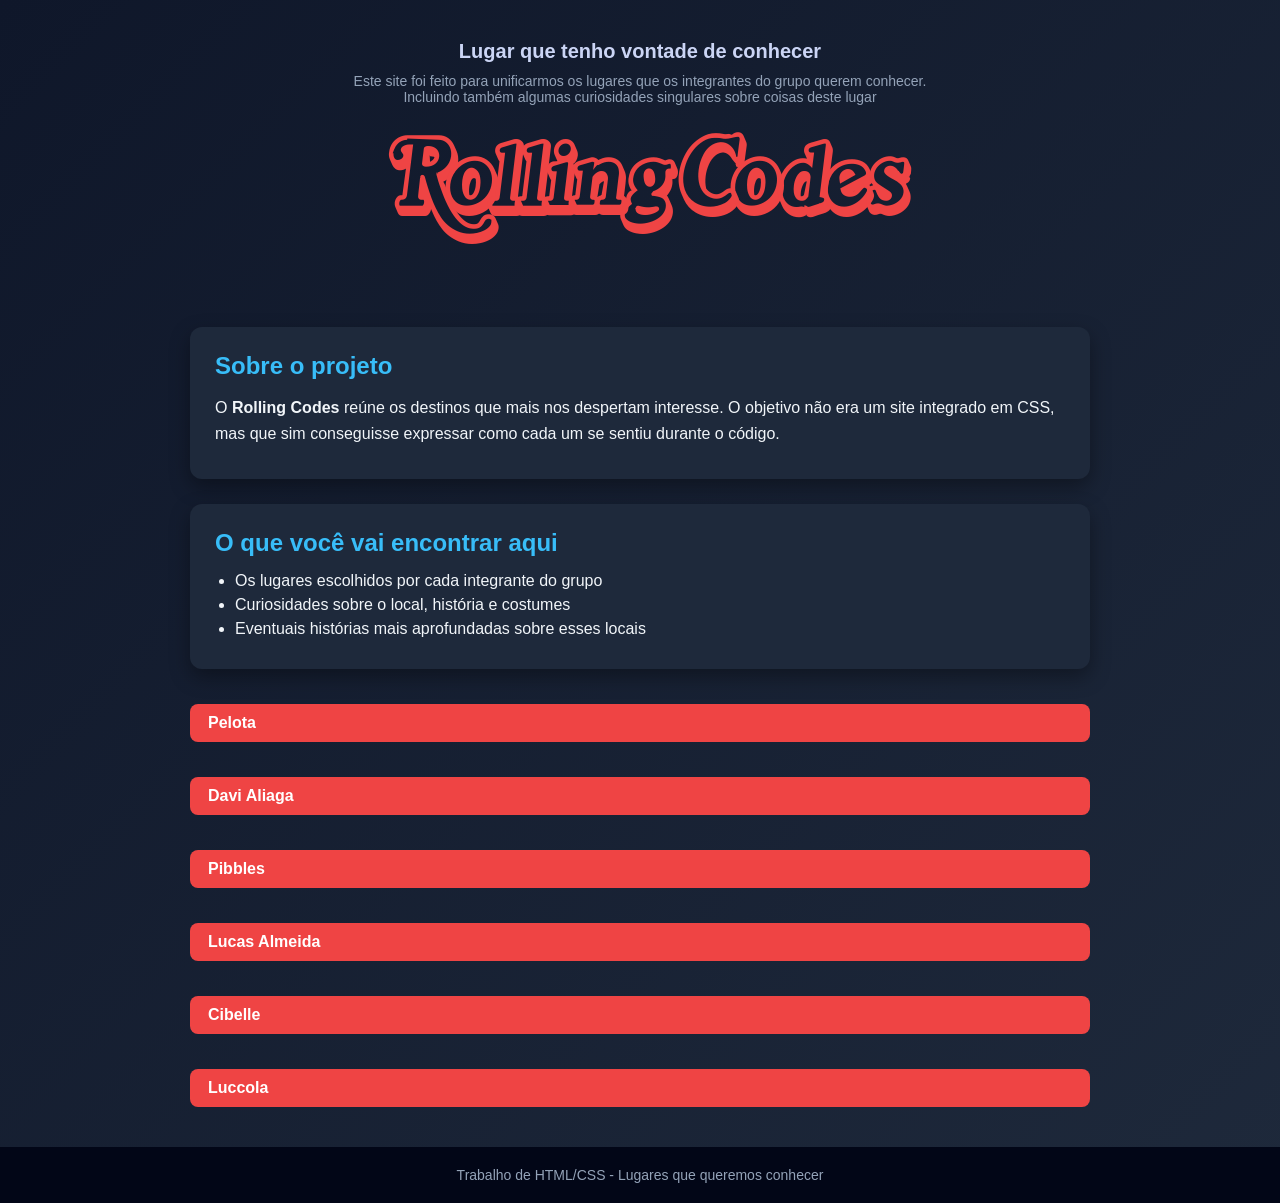
<file: index.html>
<!DOCTYPE html>
<html lang="pt-BR">
<head>
    <meta charset="UTF-8">
    <title>Rolling Codes</title>
    <link rel="stylesheet" href="assets/css/style.css">
    <link rel="shortcut icon" href="assets/icons/favicon.ico" type="image/x-icon">
</head>
<body>

<header>
    <h2>Lugar que tenho vontade de conhecer</h2>
    <p>Este site foi feito para unificarmos os lugares que os integrantes do grupo querem conhecer.</p>
    <p>Incluindo também algumas curiosidades singulares sobre coisas deste lugar</p>
    <h1 id="rolling-header">Rolling Codes</h1>
</header>

<main>
    <section>
        <h2>Sobre o projeto</h2>
        <p>
            O <strong>Rolling Codes</strong> reúne os destinos que mais nos despertam interesse.
            O objetivo não era um site integrado em CSS, mas que sim conseguisse expressar como cada um se sentiu durante o código.
        </p>
    </section>

    <section>
        <h2>O que você vai encontrar aqui</h2>
        <ul>
            <li>Os lugares escolhidos por cada integrante do grupo</li>
            <li>Curiosidades sobre o local, história e costumes</li>
            <li>Eventuais histórias mais aprofundadas sobre esses locais</li>
        </ul>
    </section>

    <a href="pages/peota.html">Pelota</a>
    <a href="pages/davi.html">Davi Aliaga</a>
    <a href="pages/pibb.html">Pibbles</a>
    <a href="pages/lucas.html">Lucas Almeida</a>
    <a href="pages/cibelle.html">Cibelle</a>
    <a href="pages/luccola.html">Luccola</a>
</main>

<footer>
    <p>Trabalho de HTML/CSS - Lugares que queremos conhecer</p>
</footer>

</body>
</html>
</file>
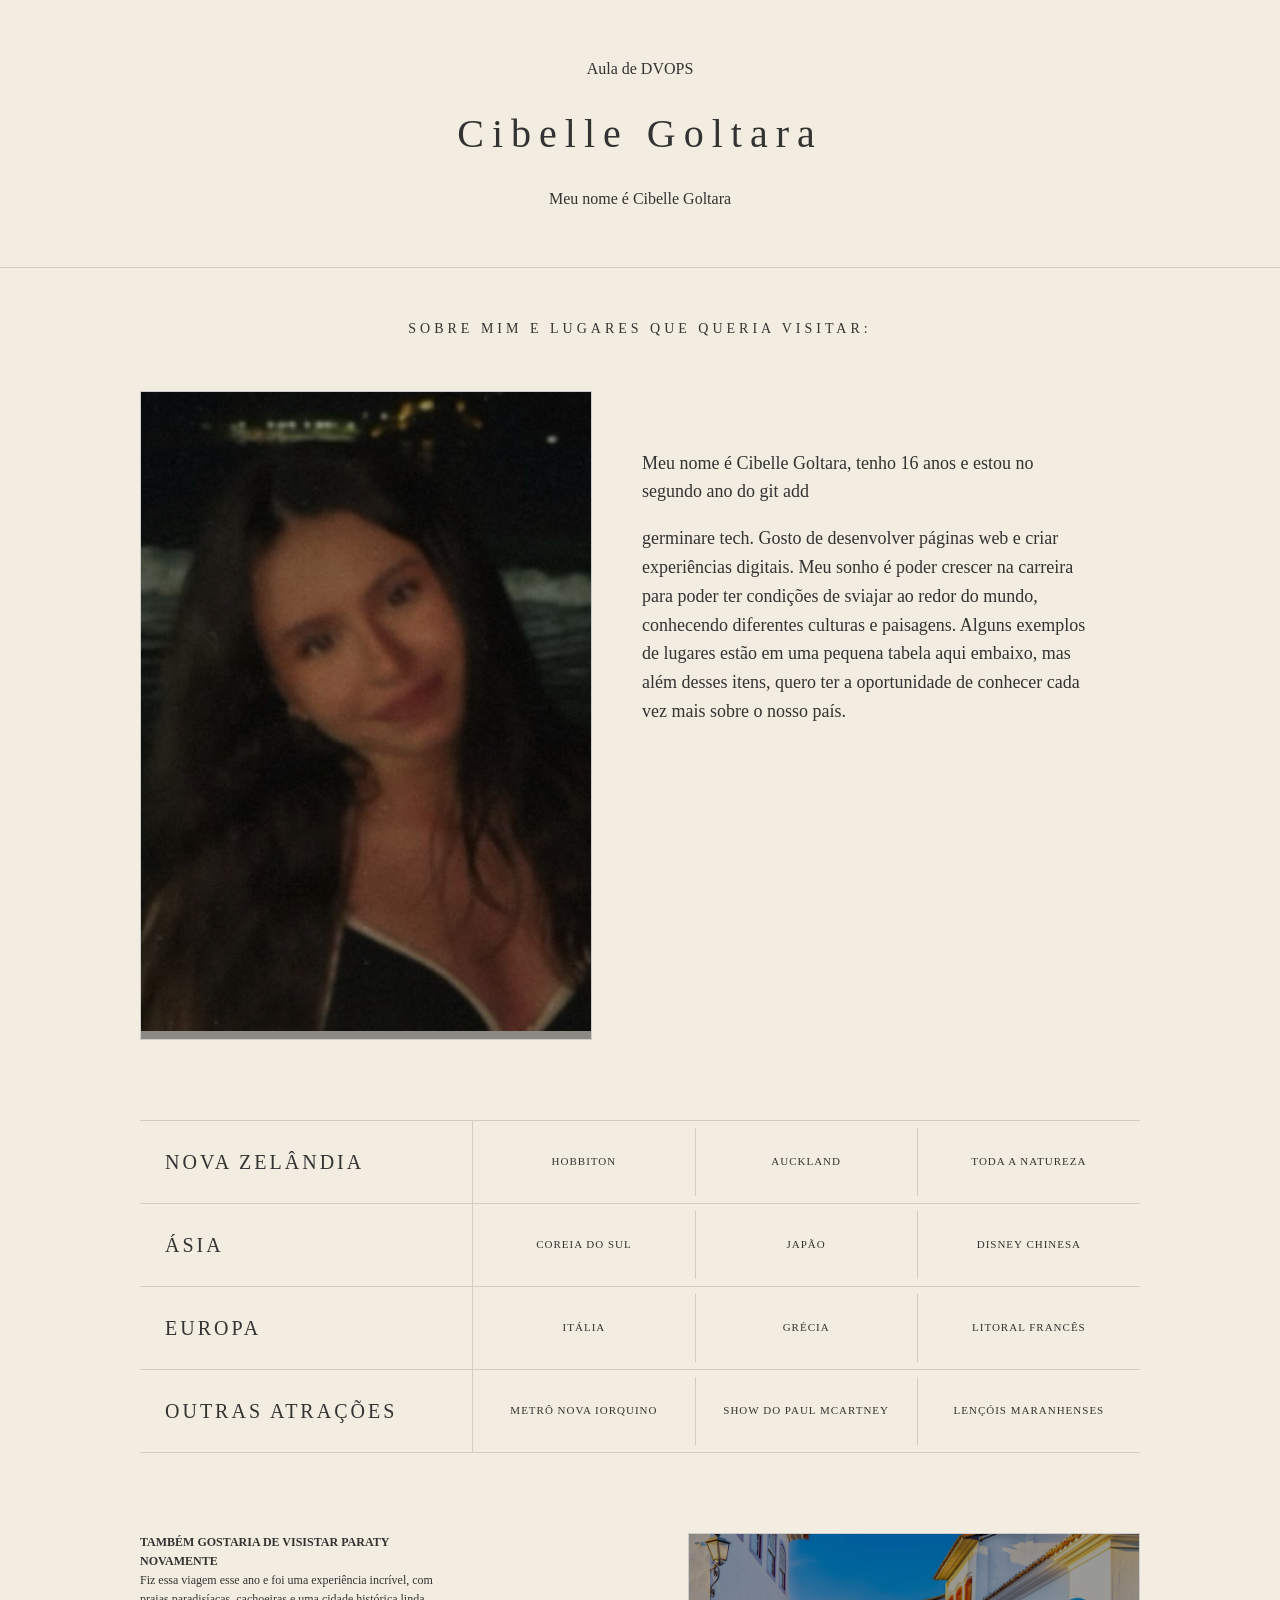
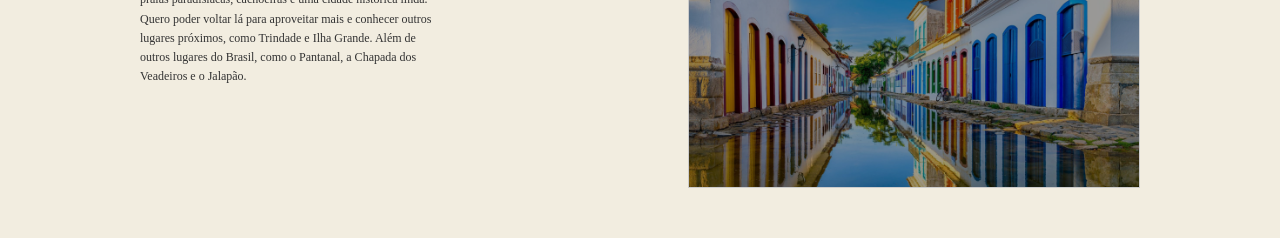
<file: cibelle.html>
<!DOCTYPE html>
<html lang="pt-br">
<head>
    <meta charset="UTF-8">
    <meta name="viewport" content="width=device-width, initial-scale=1.0">
    <title>The Boerum - Mockup</title>
    <style>
        :root {
            --bg-color: #f2ede0; 
            --text-color: #333;
            --border-color: #d1cdc0;
        }

        body {
            margin: 0;
            padding: 0;
            font-family: 'Georgia', serif;
            background-color: var(--bg-color);
            color: var(--text-color);
            line-height: 1.6;
        }

        /* Header / Navbar */
        header {
            padding: 40px 0;
            text-align: center;
            border-bottom: 1px solid var(--border-color);
        }

        nav ul {
            list-style: none;
            padding: 0;
            display: flex;
            justify-content: center;
            gap: 20px;
            font-size: 10px;
            text-transform: uppercase;
            letter-spacing: 2px;
        }

        .logo {
            font-size: 40px;
            letter-spacing: 8px;
            margin: 20px 0;
            font-weight: lighter;
        }

        /* Main Content Section */
        .container {
            max-width: 1000px;
            margin: 0 auto;
            padding: 50px 20px;
        }

        .location-title {
            text-align: center;
            text-transform: uppercase;
            letter-spacing: 4px;
            font-size: 14px;
            margin-bottom: 50px;
        }

        .hero-section {
            display: flex;
            align-items: flex-start;
            gap: 50px;
            margin-bottom: 80px;
        }

        .image-placeholder-main {
            width: 45%;
            aspect-ratio: 3/4;
            background-color: #e5e0d5;
            border: 1px solid #ccc;
            display: flex;
            align-items: center;
            justify-content: center;
            font-style: italic;
            color: #888;
        }

        .text-content {
            width: 45%;
            font-size: 18px;
            text-align: left;
            padding-top: 40px;
        }

        /* Menu Grid Table */
        .menu-grid {
            border-top: 1px solid var(--border-color);
            margin-bottom: 80px;
        }

        .menu-row {
            display: grid;
            grid-template-columns: 1.5fr 1fr 1fr 1fr;
            border-bottom: 1px solid var(--border-color);
            align-items: center;
            transition: background 0.3s;
        }

        .menu-row:hover {
            background-color: rgba(0,0,0,0.02);
        }

        .menu-item {
            padding: 25px;
            text-transform: uppercase;
            font-size: 11px;
            letter-spacing: 1px;
            text-align: center;
            border-right: 1px solid var(--border-color);
        }

        .menu-item:last-child { border-right: none; }

        .menu-title {
            font-size: 20px;
            text-align: left;
            letter-spacing: 3px;
        }

        /* Footer Section (Map & Stats) */
        .footer-content {
            display: flex;
            justify-content: space-between;
            gap: 40px;
            margin-top: 60px;
        }

        .stats-list {
            width: 30%;
            font-size: 12px;
        }

        .stat-entry {
            margin-bottom: 20px;
        }

        .stat-time {
            font-weight: bold;
            display: block;
            text-transform: uppercase;
        }

        .map-placeholder {
            width: 45%;
            aspect-ratio: 16/9;
            background-color: #e5e0d5;
            border: 1px solid #ccc;
            display: flex;
            align-items: center;
            justify-content: center;
            font-style: italic;
            color: #888;
            overflow: hidden;
        }
        .image-placeholder-main, .map-placeholder {
    position: relative;
    display: block;
}

/* O efeito na foto, que trabalhão */
.image-placeholder-main::after, .map-placeholder::after {
    content: '';
    position: absolute;
    top: 0;
    left: 0;
    width: 100%;
    height: 100%;
    background-color: rgba(105, 105, 105, 0.655);
    mix-blend-mode: multiply; 
    pointer-events: none; 
    transition: opacity 0.3s ease;
}

.image-placeholder-main:hover::after, .map-placeholder:hover::after {
    opacity: 0.3;
}
    </style>
</head>
<body>

<header>
    <p>Aula de DVOPS</p>
    <div class="logo">Cibelle Goltara</div>
    <p>Meu nome é Cibelle Goltara</p>
</header>

<div class="container">
    <div class="location-title">Sobre mim e lugares que queria visitar:</div>

    <section class="hero-section">
        <div class="image-placeholder-main">
           <img src="img/cibelle.png" alt="Cibelle Goltara" style="width: 100%; height: auto; object-fit: cover;">
        </div>
        <div class="text-content">
            <p>Meu nome é Cibelle Goltara, tenho 16 anos e estou no segundo ano do git add <div class=""></div>germinare tech. 
            Gosto de desenvolver páginas web e criar experiências digitais.
            Meu sonho é poder crescer na carreira para poder ter condições de sviajar ao redor do mundo, conhecendo diferentes culturas e paisagens. Alguns exemplos de lugares estão em uma pequena tabela aqui embaixo, mas além desses itens, quero ter a oportunidade de conhecer cada vez mais sobre o nosso país. </p>
        </div>
    </section>

    <div class="menu-grid">
        <div class="menu-row">
            <div class="menu-item menu-title">Nova Zelândia</div>
            <div class="menu-item">Hobbiton</div>
            <div class="menu-item">Auckland</div>
            <div class="menu-item">Toda a natureza</div>
        </div>
        <div class="menu-row">
            <div class="menu-item menu-title">Ásia</div>
            <div class="menu-item">Coreia do Sul</div>
            <div class="menu-item">Japão</div>
            <div class="menu-item">Disney chinesa</div>
        </div>
        <div class="menu-row">
            <div class="menu-item menu-title">Europa</div>
            <div class="menu-item">Itália</div>
            <div class="menu-item">Grécia</div>
            <div class="menu-item">Litoral Francês</div>
        </div>
        <div class="menu-row">
            <div class="menu-item menu-title">Outras atrações</div>
            <div class="menu-item">Metrô Nova Iorquino</div>
            <div class="menu-item">Show do Paul Mcartney</div>
            <div class="menu-item">Lençóis Maranhenses</div>
        </div>
    </div>

    <div class="footer-content">
        <div class="stats-list">
            <div class="stat-entry">
                <span class="stat-time">Também gostaria de visistar Paraty novamente</span>
                Fiz essa viagem esse ano e foi uma experiência incrível, com praias paradisíacas, cachoeiras e uma cidade histórica linda. Quero poder voltar lá para aproveitar mais e conhecer outros lugares próximos, como Trindade e Ilha Grande. Além de outros lugares do Brasil, como o Pantanal, a Chapada dos Veadeiros e o Jalapão.
            </div>
        </div>
        <div class="map-placeholder">
            <img src="img/paraty.png" alt="paraty" style="width: 100%; height: auto; object-fit: cover;">
        </div>
    </div>
</div>

</body>
</html>
</file>
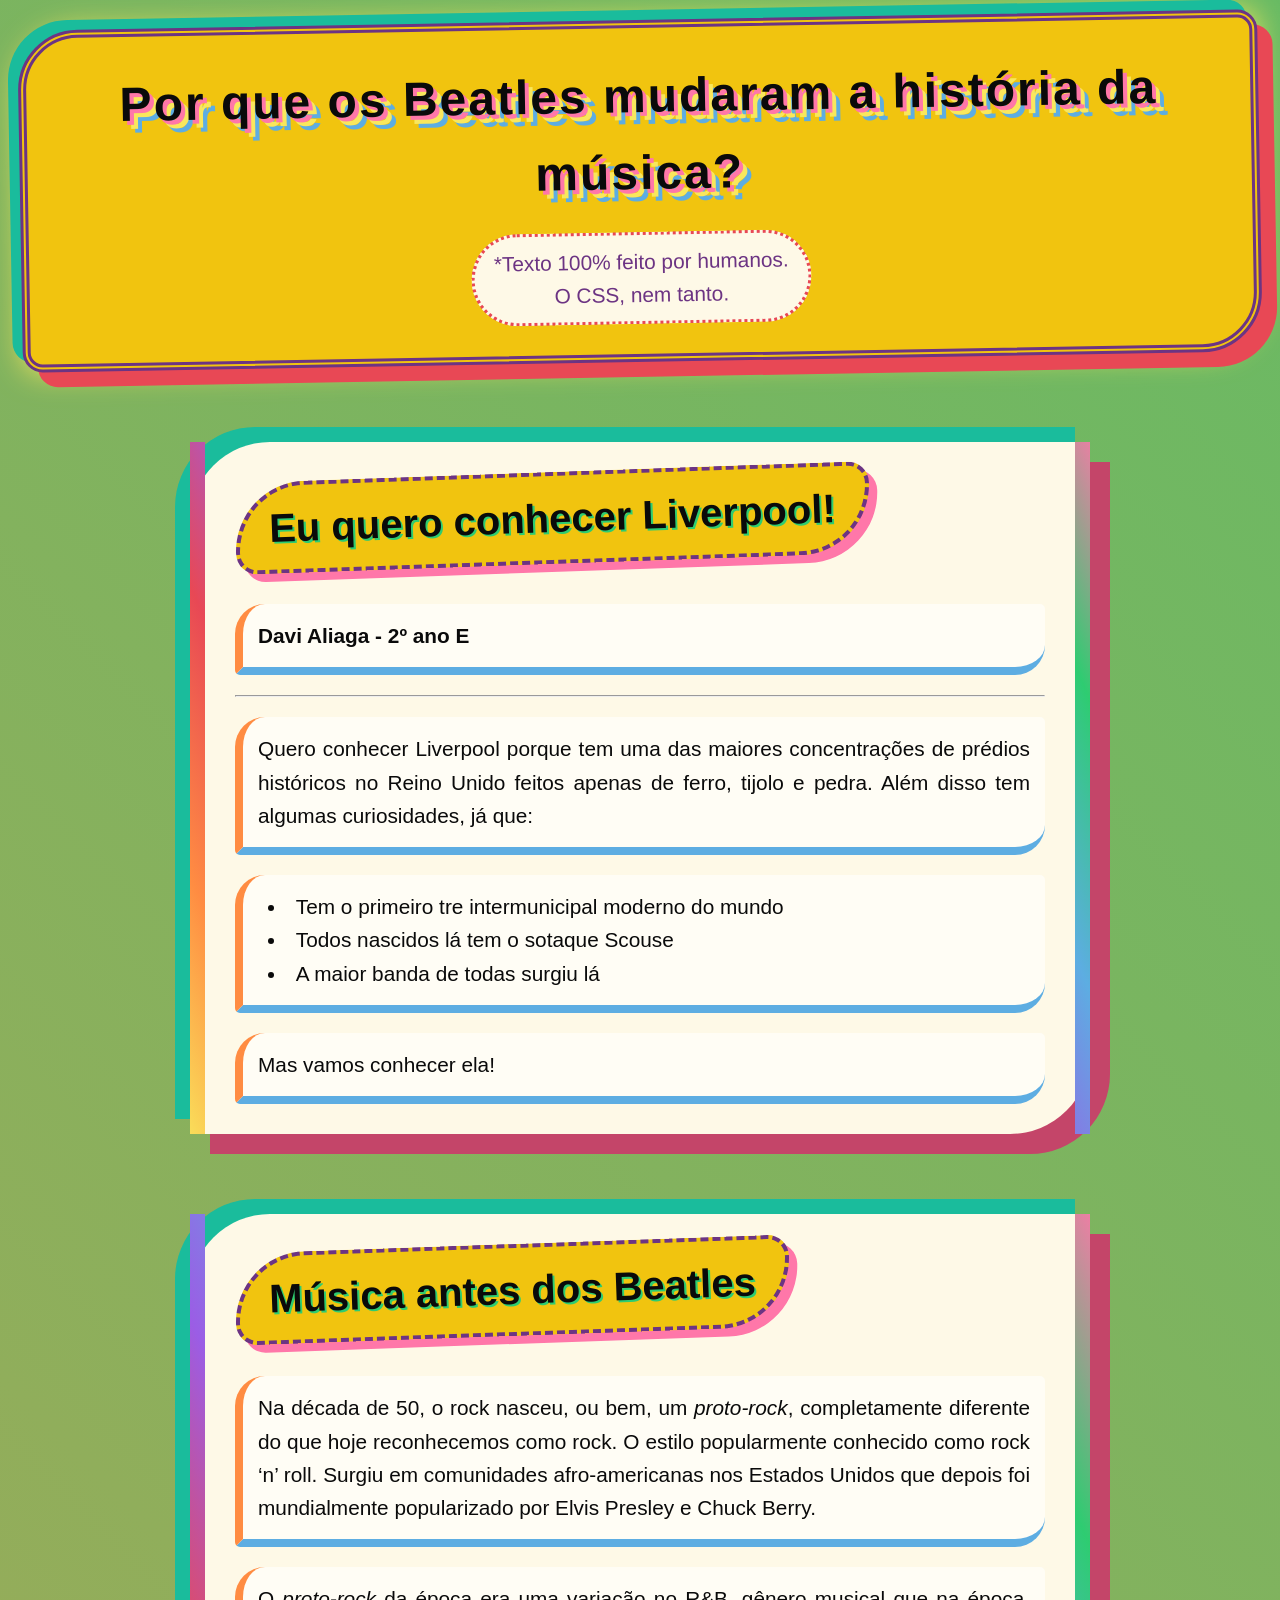
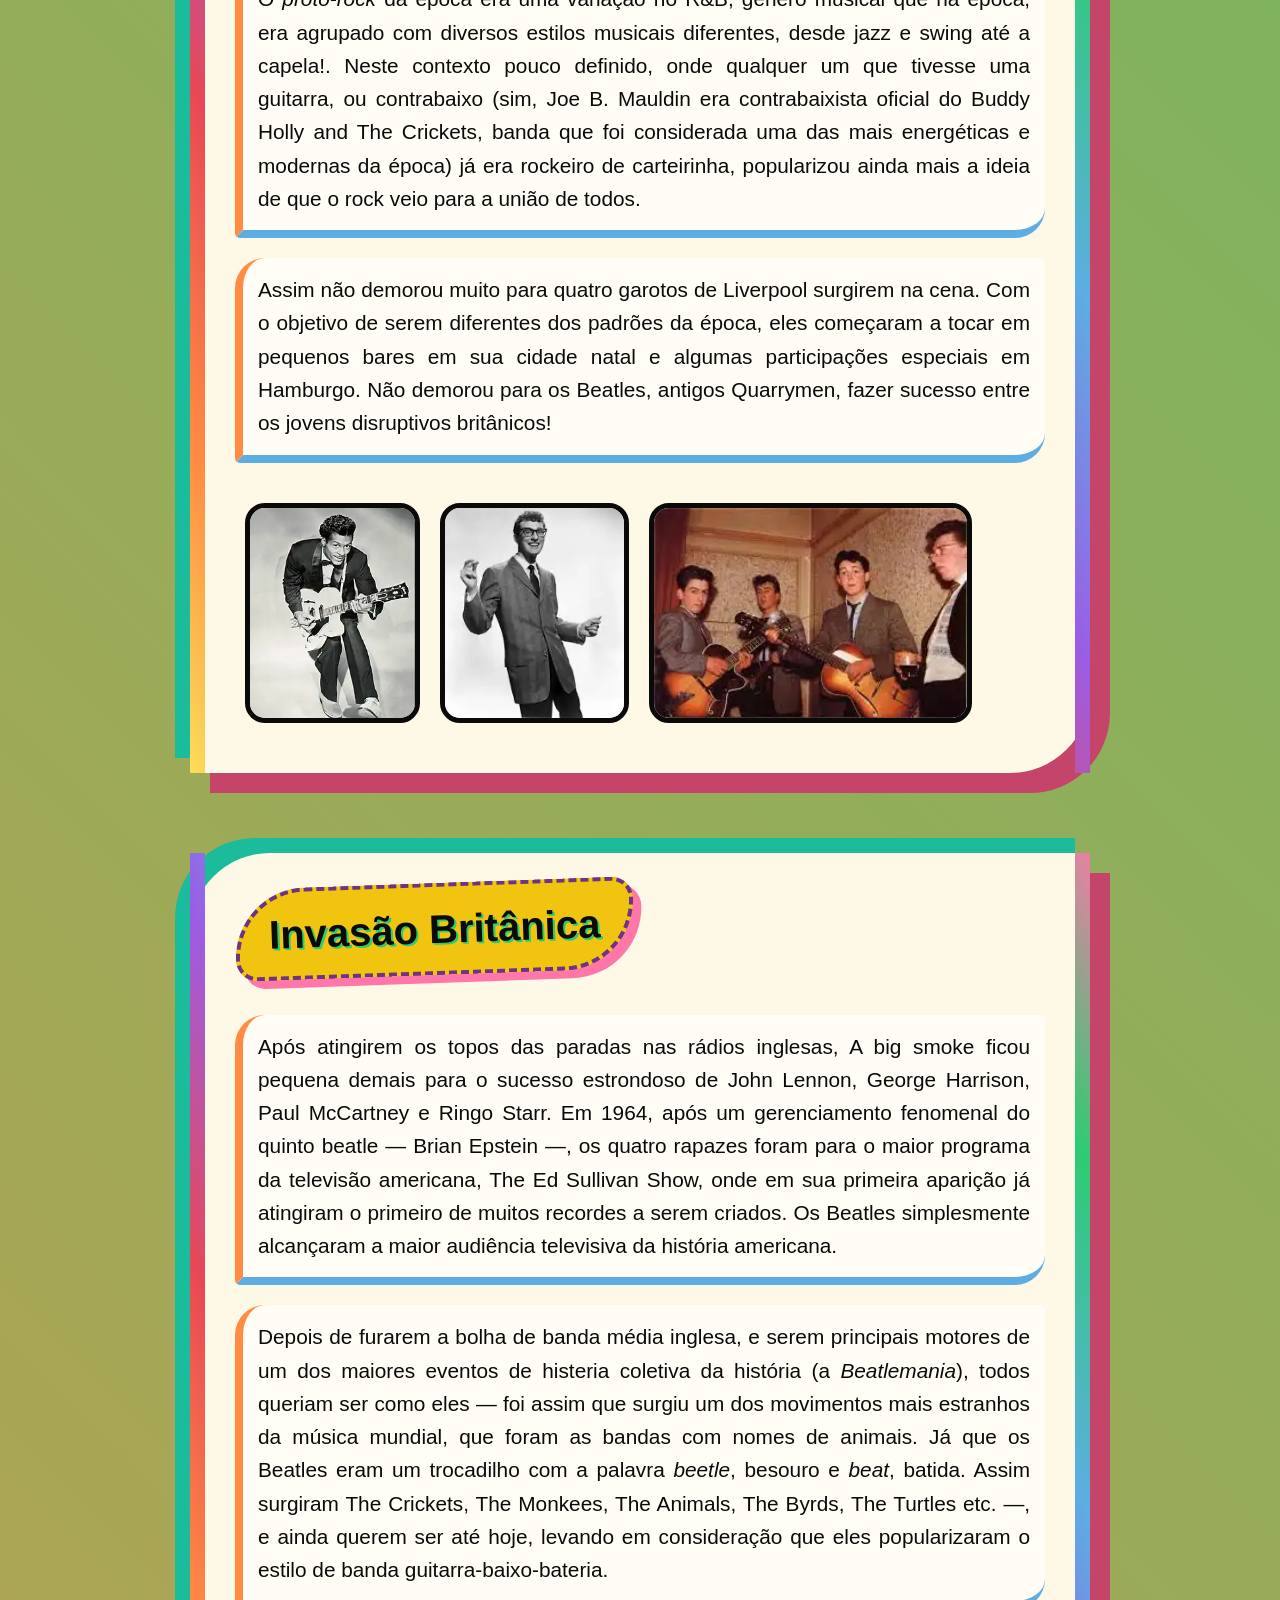
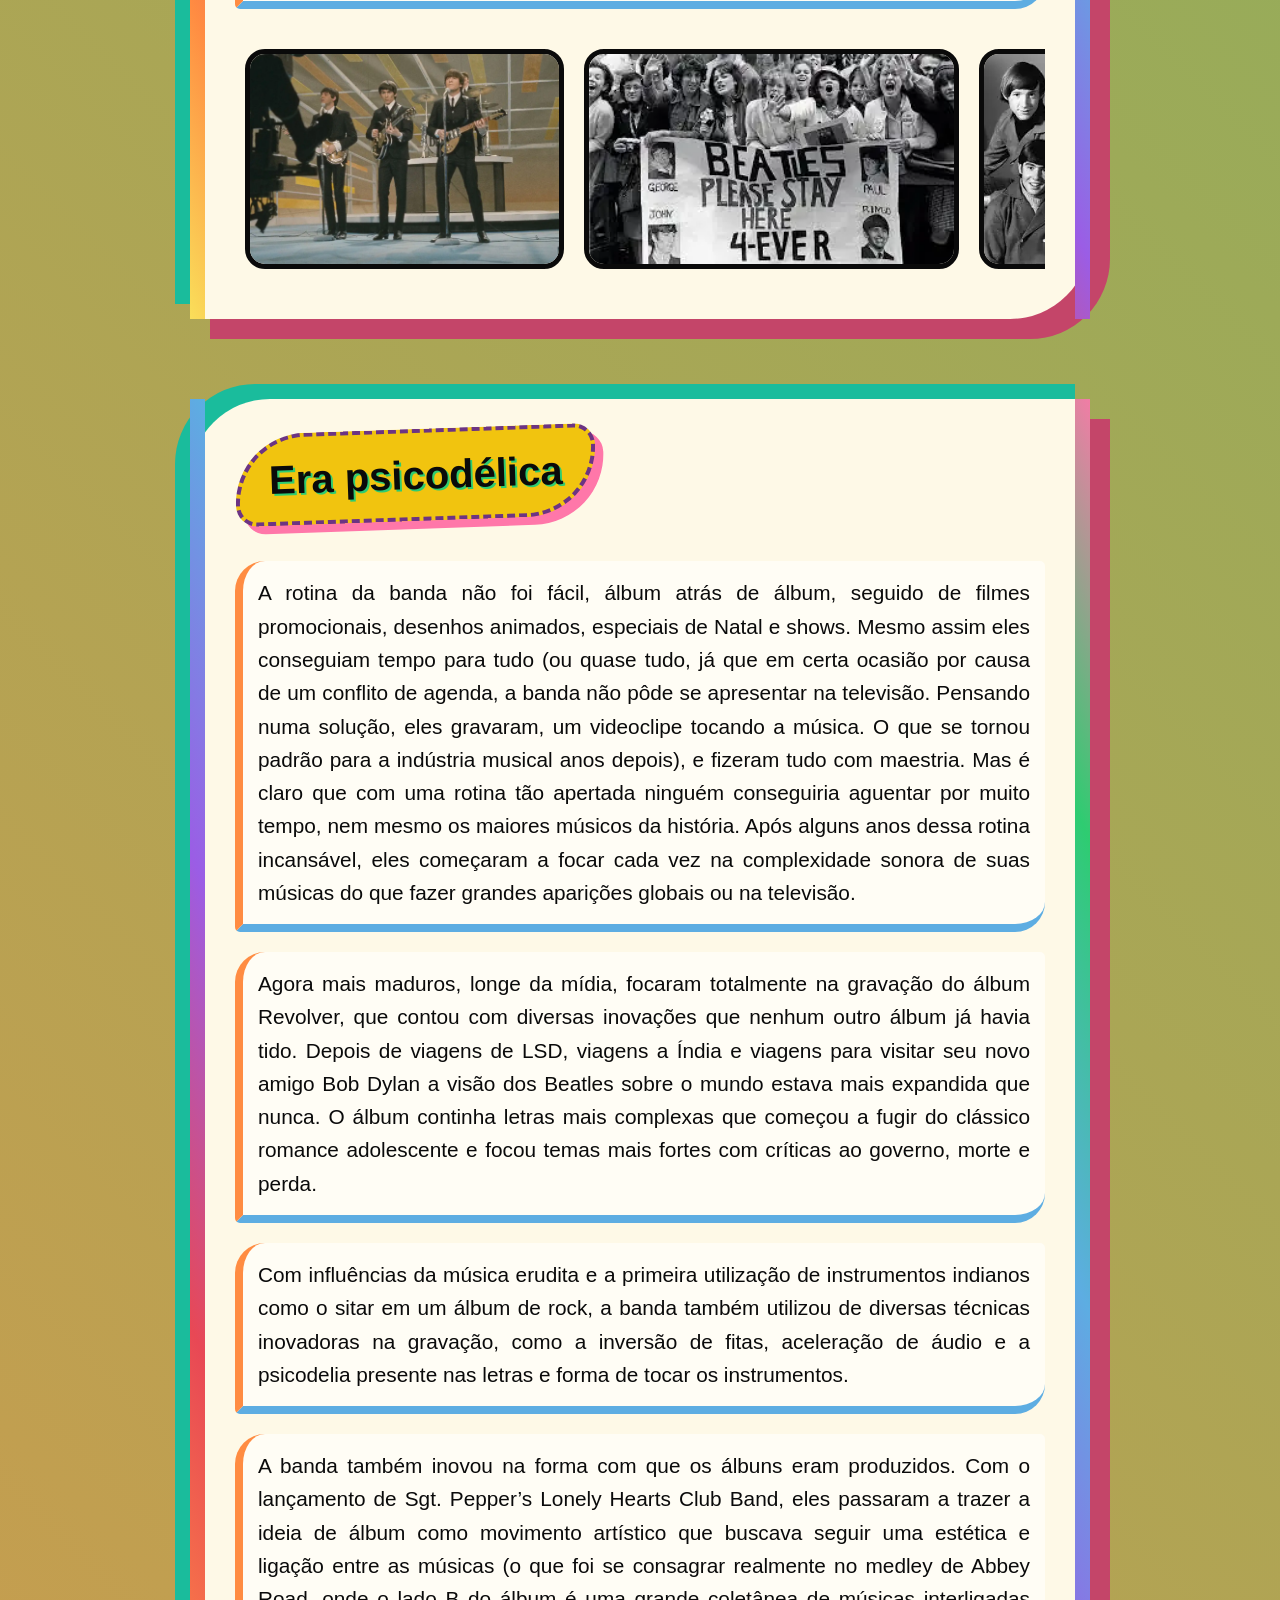
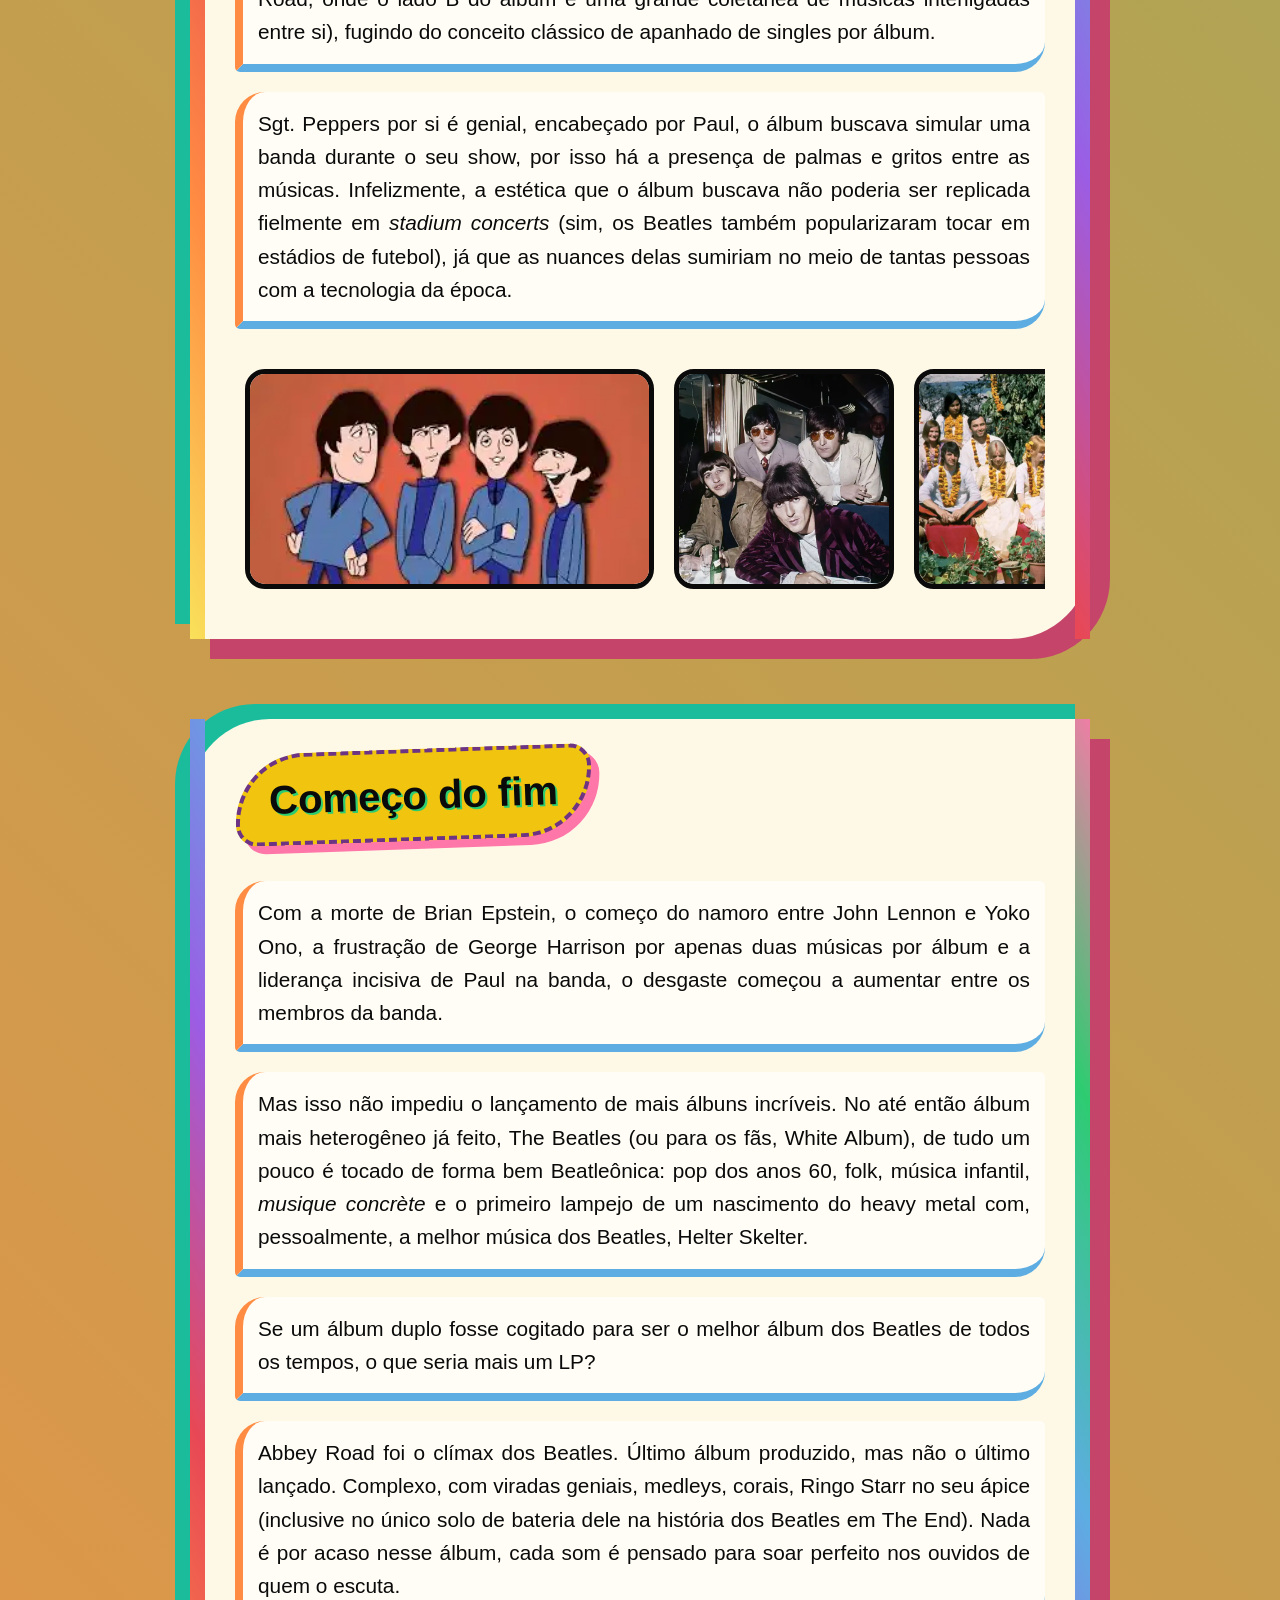
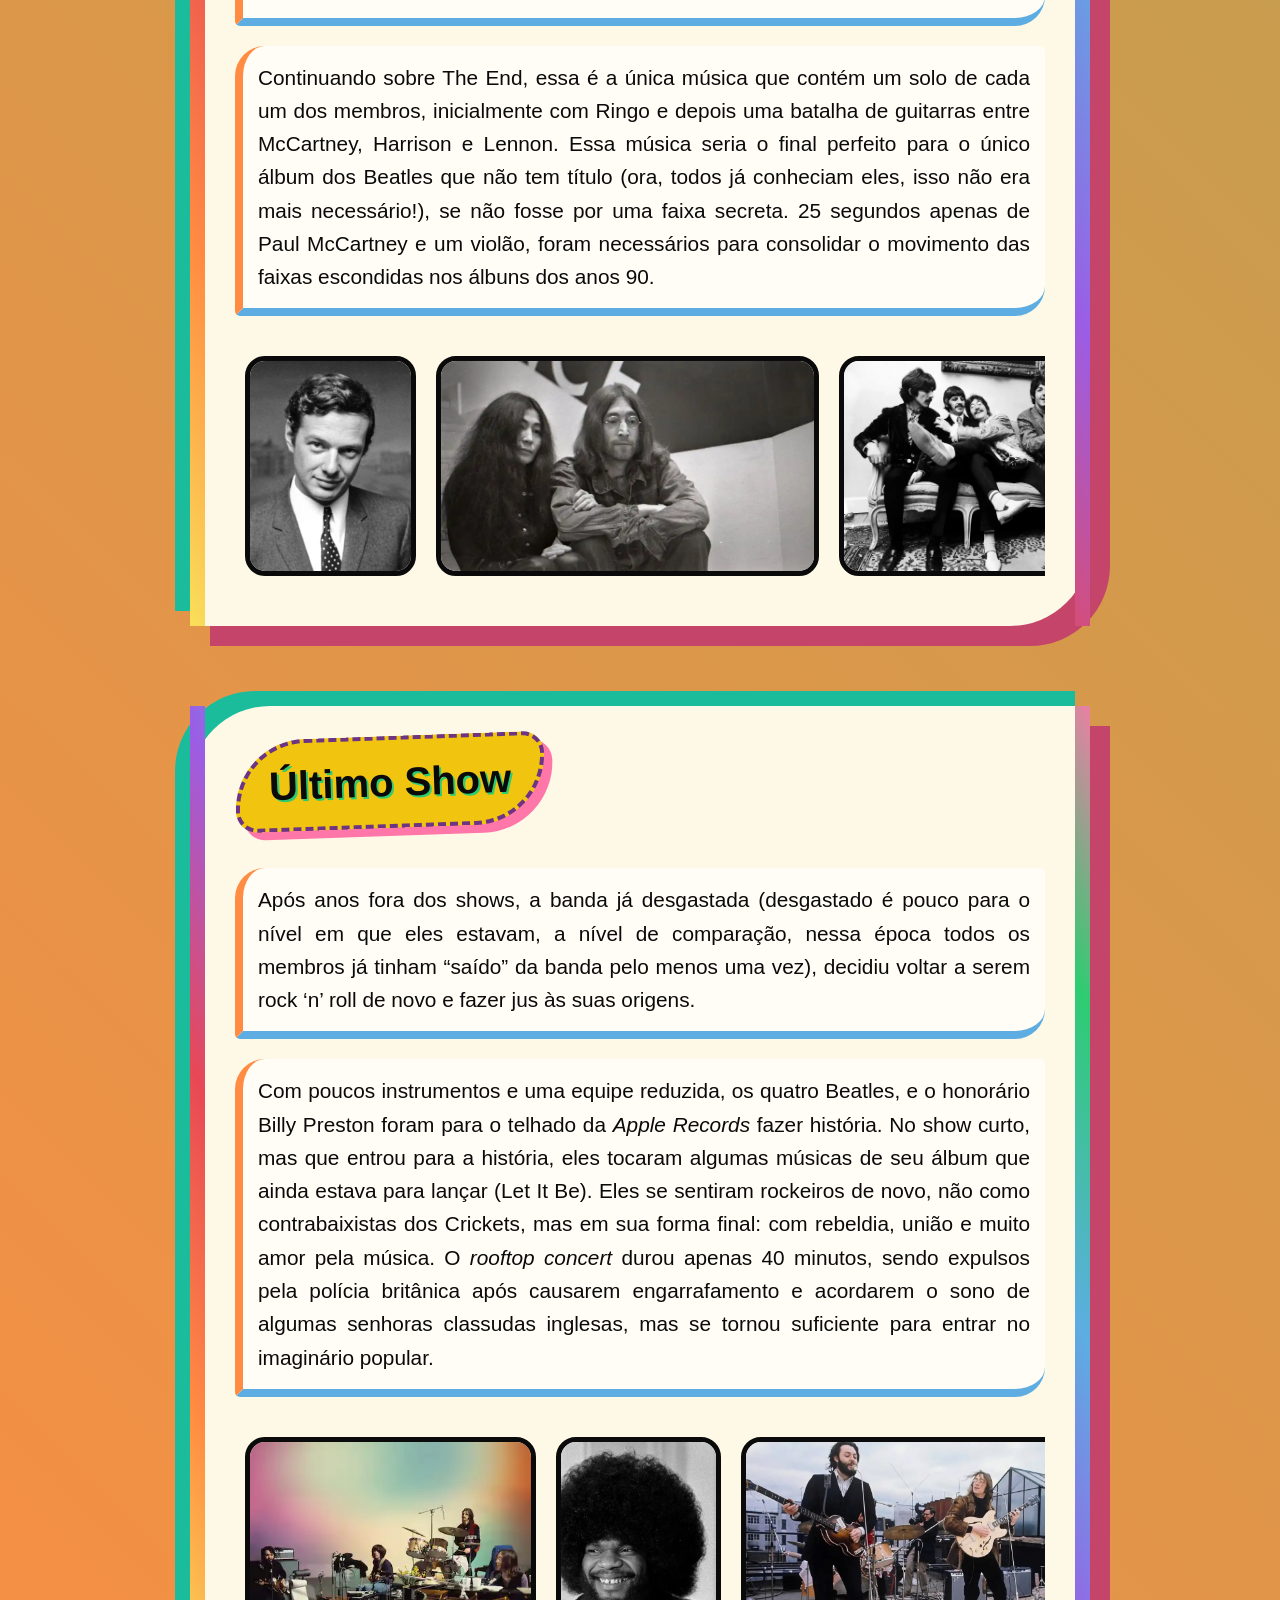
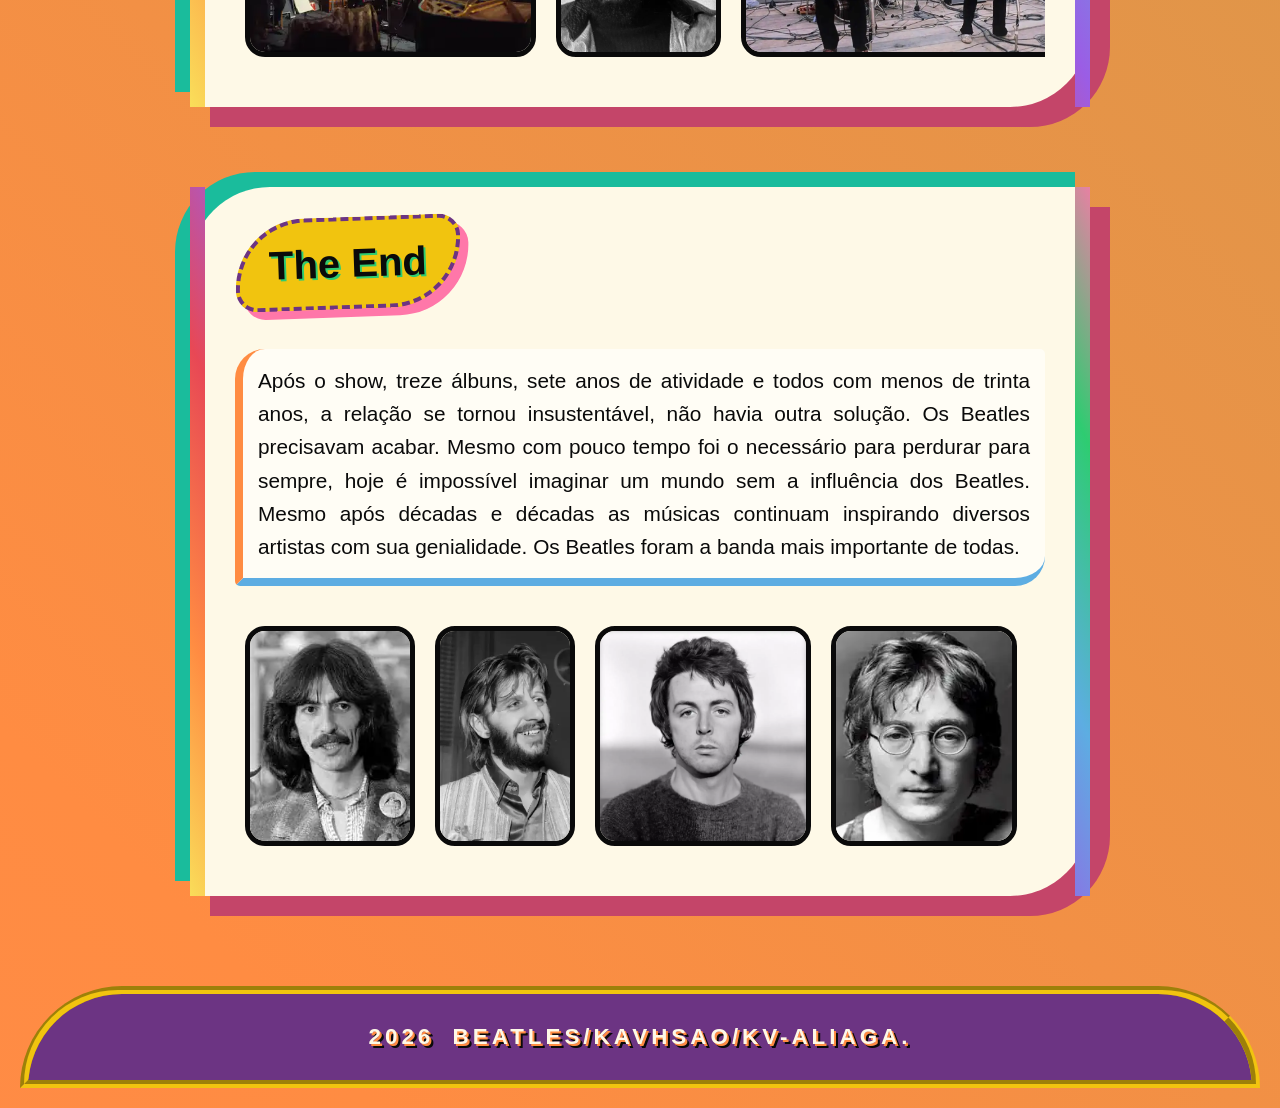
<file: pages/davi.html>
<!DOCTYPE html>
<html lang="pt-br">
<head>
    <meta name="author" content="kv-aliaga">
    <meta charset="UTF-8">
    <meta name="viewport" content="width=device-width, initial-scale=1.0">
    <link rel="stylesheet" href="../assets/css/davi.css">
    <link rel="shortcut icon" href="../assets/icons/favicon.ico" type="image/x-icon">
    <title>Beatles</title>

    
</head>
<body>
    <header>
        <h1>Por que os Beatles mudaram a história da música?</h1>
        <p>*Texto 100% feito por humanos. <br>
            O CSS, nem tanto.
        </p>
    </header>

    <article>
        <h2>Eu quero conhecer Liverpool!</h2>
        <p><strong>Davi Aliaga - 2º ano E</strong></p>

        <hr>

        <p>Quero conhecer Liverpool porque tem uma das maiores concentrações de prédios históricos no Reino Unido feitos apenas de ferro, tijolo e pedra. Além disso tem algumas curiosidades, já que:</p>
        <ul>
            <li>Tem o primeiro tre intermunicipal moderno do mundo</li>
            <li>Todos nascidos lá tem o sotaque Scouse</li>
            <li>A maior banda de todas surgiu lá</li>
        </ul>

        <p>Mas vamos conhecer ela!</p>
    </article>

    <article>
        <h2>Música antes dos Beatles</h2>
        <p>Na década de 50, o rock nasceu, ou bem, um <em>proto-rock</em>, completamente diferente do que hoje reconhecemos como rock. O estilo popularmente conhecido como rock ‘n’ roll. Surgiu em comunidades afro-americanas nos Estados Unidos que depois foi mundialmente popularizado por Elvis Presley e Chuck Berry.</p>

        <p>O <em>proto-rock</em> da época era uma variação no R&B, gênero musical que na época, era agrupado com diversos estilos musicais diferentes, desde jazz e swing até a capela!. Neste contexto pouco definido, onde qualquer um que tivesse uma guitarra, ou contrabaixo (sim, Joe B. Mauldin era contrabaixista oficial do Buddy Holly and The Crickets, banda que foi considerada uma das mais energéticas e modernas da época) já era rockeiro de carteirinha, popularizou ainda mais a ideia de que o rock veio para a união de todos.</p>

        <p>Assim não demorou muito para quatro garotos de Liverpool surgirem na cena. Com o objetivo de serem diferentes dos padrões da época, eles começaram a tocar em pequenos bares em sua cidade natal e algumas participações especiais em Hamburgo. Não demorou para os Beatles, antigos Quarrymen, fazer sucesso entre os jovens disruptivos britânicos!</p>

        <section>
            <img src="../assets/images/davi/chuck-berry.webp" alt="Chuck Berry">

            <img src="../assets/images/davi/buddy-holly.webp" alt="Buddy Holly">

            <img src="../assets/images/davi/beatles-1957.webp" alt="The Beatles - 1957">
        </section>
    </article>

    <article>
        <h2>Invasão Britânica</h2>

        <p>Após atingirem os topos das paradas nas rádios inglesas, A big smoke ficou pequena demais para o sucesso estrondoso de John Lennon, George Harrison, Paul McCartney e Ringo Starr. Em 1964, após um gerenciamento fenomenal do quinto beatle &mdash; Brian Epstein &mdash;, os quatro rapazes foram para o maior programa da televisão americana, The Ed Sullivan Show, onde em sua primeira aparição já atingiram o primeiro de muitos recordes a serem criados. Os Beatles simplesmente alcançaram a maior audiência televisiva da história americana.</p>

        <p>Depois de furarem a bolha de banda média inglesa, e serem principais motores de um dos maiores eventos de histeria coletiva da história (a <em>Beatlemania</em>), todos queriam ser como eles &mdash; foi assim que surgiu um dos movimentos mais estranhos da música mundial, que foram as bandas com nomes de animais. Já que os Beatles eram um trocadilho com a palavra <em>beetle</em>, besouro e <em>beat</em>, batida. Assim surgiram The Crickets, The Monkees, The Animals, The Byrds, The Turtles etc. &mdash;, e ainda querem ser até hoje, levando em consideração que eles popularizaram o estilo de banda guitarra-baixo-bateria.</p>

        <section>
            <img src="../assets/images/davi/beatles-ed-sullivan.webp" alt="The Beatles no Ed Sullivan Show">
            
            <img src="../assets/images/davi/beatlemania.webp" alt="Beatlemania">
            
            <img src="../assets/images/davi/the-monkees.webp" alt="The Monkees uma das mais famosas &quot;banda com nome de animais&quot;">
        </section>
    </article>

    <article>
        <h2>Era psicodélica</h2>

        <p>A rotina da banda não foi fácil, álbum atrás de álbum, seguido de filmes promocionais, desenhos animados, especiais de Natal e shows. Mesmo assim eles conseguiam tempo para tudo (ou quase tudo, já que em certa ocasião por causa de um conflito de agenda, a banda não pôde se apresentar na televisão. Pensando numa solução, eles gravaram, um videoclipe tocando a música. O que se tornou padrão para a indústria musical anos depois), e fizeram tudo com maestria. Mas é claro que com uma rotina tão apertada ninguém conseguiria aguentar por muito tempo, nem mesmo os maiores músicos da história. Após alguns anos dessa rotina incansável, eles começaram a focar cada vez na complexidade sonora de suas músicas do que fazer grandes aparições globais ou na televisão. </p>

        <p>Agora mais maduros, longe da mídia, focaram totalmente na gravação do álbum Revolver, que contou com diversas inovações que nenhum outro álbum já havia tido. Depois de viagens de LSD, viagens a Índia e viagens para visitar seu novo amigo Bob Dylan a visão dos Beatles sobre o mundo estava mais expandida que nunca. O álbum continha letras mais complexas que começou a fugir do clássico romance adolescente e focou temas mais fortes com críticas ao governo, morte e perda.</p>

        <p>Com influências da música erudita e a primeira utilização de instrumentos indianos como o sitar em um álbum de rock, a banda também utilizou de diversas técnicas inovadoras na gravação, como a inversão de fitas, aceleração de áudio e a psicodelia presente nas letras e forma de tocar os instrumentos.</p>

        <p>A banda também inovou na forma com que os álbuns eram produzidos. Com o lançamento de Sgt. Pepper’s Lonely Hearts Club Band, eles passaram a trazer a ideia de álbum como movimento artístico que buscava seguir uma estética e ligação entre as músicas (o que foi se consagrar realmente no medley de Abbey Road, onde o lado B do álbum é uma grande coletânea de músicas interligadas entre si), fugindo do conceito clássico de apanhado de singles por álbum.</p>

        <p>Sgt. Peppers por si é genial, encabeçado por Paul, o álbum buscava simular uma banda durante o seu show, por isso há a presença de palmas e gritos entre as músicas. Infelizmente, a estética que o álbum buscava não poderia ser replicada fielmente em <em>stadium concerts</em> (sim, os Beatles também popularizaram tocar em estádios de futebol), já que as nuances delas sumiriam no meio de tantas pessoas com a tecnologia da época.</p>

        <section>
            <img src="../assets/images/davi/beatles-cartoon.webp" alt="Desenho animado dos Beatles">

            <img src="../assets/images/davi/beatles-revolver.webp" alt="Beatles nas gravações de Revolver">

            <img src="../assets/images/davi/beatles-india.webp" alt="Beatles na Índia">

            <img src="../assets/images/davi/beatles-sgt-peppers.webp" alt="Beatles durante Sgt. Peppers">

            <img src="../assets/images/davi/beatles-stadium-concert.webp" alt="Beatles em seu primeiro stadium concert">
        </section>
    </article>

    <article>
        <h2>Começo do fim</h2>

        <p>Com a morte de Brian Epstein, o começo do namoro entre John Lennon e Yoko Ono, a frustração de George Harrison por apenas duas músicas por álbum e a liderança incisiva de Paul na banda, o desgaste começou a aumentar entre os membros da banda.</p>

        <p>Mas isso não impediu o lançamento de mais álbuns incríveis. No até então álbum mais heterogêneo já feito, The Beatles (ou para os fãs, White Album), de tudo um pouco é tocado de forma bem Beatleônica: pop dos anos 60, folk, música infantil, <em>musique concrète</em> e o primeiro lampejo de um nascimento do heavy metal com, pessoalmente, a melhor música dos Beatles, Helter Skelter.</p>

        <p>Se um álbum duplo fosse cogitado para ser o melhor álbum dos Beatles de todos os tempos, o que seria mais um LP?</p>

        <p>Abbey Road foi o clímax dos Beatles. Último álbum produzido, mas não o último lançado. Complexo, com viradas geniais, medleys, corais, Ringo Starr no seu ápice (inclusive no único solo de bateria dele na história dos Beatles em The End). Nada é por acaso nesse álbum, cada som é pensado para soar perfeito nos ouvidos de quem o escuta. </p>

        <p>Continuando sobre The End, essa é a única música que contém um solo de cada um dos membros, inicialmente com Ringo e depois uma batalha de guitarras entre McCartney, Harrison e Lennon. Essa música seria o final perfeito para o único álbum dos Beatles que não tem título (ora, todos já conheciam eles, isso não era mais necessário!), se não fosse por uma faixa secreta. 25 segundos apenas de Paul McCartney e um violão, foram necessários para consolidar o movimento das faixas escondidas nos álbuns dos anos 90. </p>

        <section>
            <img src="../assets/images/davi/brian-epstein.webp" alt="Brian Epstein">

            <img src="../assets/images/davi/john-yoko.webp" alt="John Lennon e Yoko Ono">

            <img src="../assets/images/davi/white-album.webp" alt="Beatles durante o White Album">

            <img src="../assets/images/davi/abbey-road.webp" alt="capa de Abbey Road">
        </section>
    </article>

    <article>
        <h2>Último Show</h2>

        <p>Após anos fora dos shows, a banda já desgastada (desgastado é pouco para o nível em que eles estavam, a nível de comparação, nessa época todos os membros já tinham “saído” da banda pelo menos uma vez), decidiu voltar a serem rock ‘n’ roll de novo e fazer jus às suas origens.</p>

        <p>Com poucos instrumentos e uma equipe reduzida, os quatro Beatles, e o honorário Billy Preston foram para o telhado da <em>Apple Records</em> fazer história. No show curto, mas que entrou para a história, eles tocaram algumas músicas de seu álbum que ainda estava para lançar (Let It Be). Eles se sentiram rockeiros de novo, não como contrabaixistas dos Crickets, mas em sua forma final: com rebeldia, união e muito amor pela música. O <em>rooftop concert</em> durou apenas 40 minutos, sendo expulsos pela polícia britânica após causarem engarrafamento e acordarem o sono de algumas senhoras classudas inglesas, mas se tornou suficiente para entrar no imaginário popular.</p>

        <section>
            <img src="../assets/images/davi/beatles-get-back.webp" alt="Beatles durante as sessões de Get Back">

            <img src="../assets/images/davi/billy-preston.webp" alt="Billy Preston">

            <img src="../assets/images/davi/rooftop-concert.webp" alt="Beatles durante o Rooftop Concert">

            <img src="../assets/images/davi/the_Beatles_rooftop_concert.webp" alt="Beatles durante o Rooftop Concert de cima">
        </section>
    </article>

    <article>
        <h2>The End</h2>
        <p>Após o show, treze álbuns, sete anos de atividade e todos com menos de trinta anos, a relação se tornou insustentável, não havia outra solução. Os Beatles precisavam acabar. Mesmo com pouco tempo foi o necessário para perdurar para sempre, hoje é impossível imaginar um mundo sem a influência dos Beatles. Mesmo após décadas e décadas as músicas continuam inspirando diversos artistas com sua genialidade. Os Beatles foram a banda mais importante de todas.</p>

        <section>
            <img src="../assets/images/davi/george.webp" alt="George Harrison">

            <img src="../assets/images/davi/ringo.webp" alt="Ringo Starr">

            <img src="../assets/images/davi/paul.webp" alt="Paul McCartney">

            <img src="../assets/images/davi/john.webp" alt="John Lennon">
        </section>
    </article>
    
    <footer>
        <p>2026 Beatles/Kavhsao/Kv-Aliaga.</p>
    </footer>
</body>
</html>
</file>
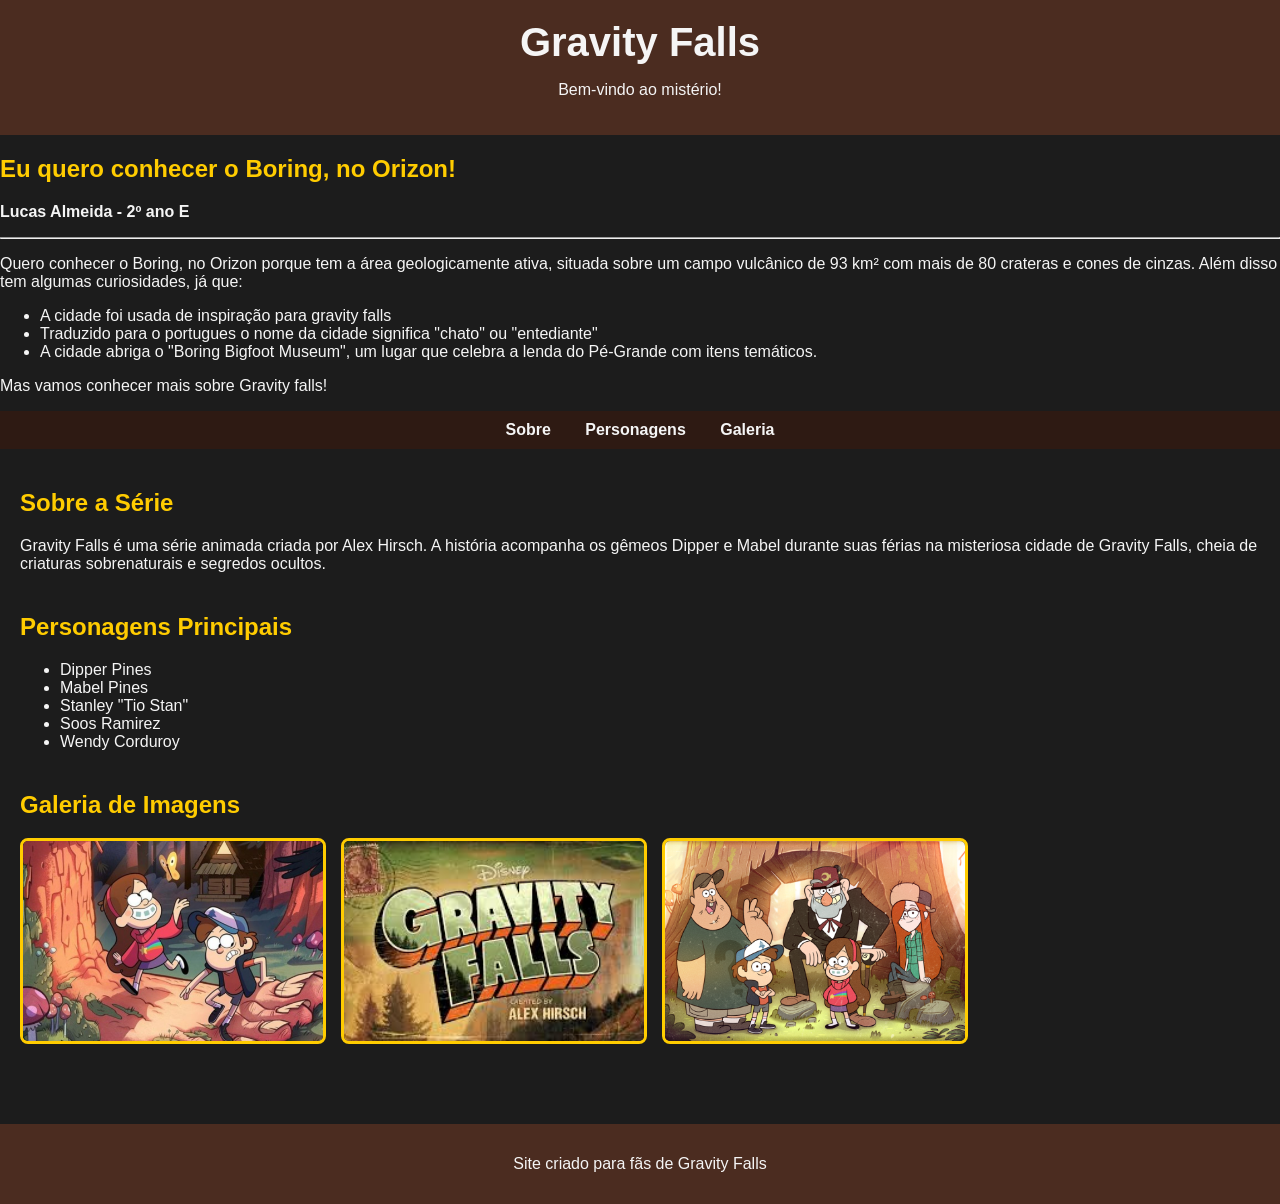
<file: pages/lucas.html>
<!DOCTYPE html>
<html lang="pt-BR">
<head>
    <meta charset="UTF-8">
    <meta name="viewport" content="width=device-width, initial-scale=1.0">
    <title>Gravity Falls</title>
    <link rel="stylesheet" href="../assets/css/lucas.css">
</head>
<body>
    <header>
        <h1>Gravity Falls</h1>
        <p>Bem-vindo ao mistério!</p>
    </header>
    <div>
        <article>
            <h2>Eu quero conhecer o Boring, no Orizon!</h2>
            <p><strong>Lucas Almeida - 2º ano E</strong></p>
            <hr>
            <p>Quero conhecer o Boring, no Orizon porque tem a área geologicamente ativa, situada sobre um campo vulcânico de 93 km²
                com mais de 80 crateras e cones de cinzas. Além disso tem algumas curiosidades, já que:</p>
            <ul>
                <li>A cidade foi usada de inspiração para gravity falls</li>
                <li>Traduzido para o portugues o nome da cidade significa "chato" ou "entediante"</li>
                <li>A cidade abriga o "Boring Bigfoot Museum", um lugar que celebra a lenda do Pé-Grande com itens temáticos.</li>
            </ul>
            <p>Mas vamos conhecer mais sobre Gravity falls!</p>
        </article>
    </div>


    <nav>
        <a href="#sobre">Sobre</a>
        <a href="#personagens">Personagens</a>
        <a href="#galeria">Galeria</a>
    </nav>

    <main>
        <section id="sobre">
            <h2>Sobre a Série</h2>
            <p>
                Gravity Falls é uma série animada criada por Alex Hirsch. 
                A história acompanha os gêmeos Dipper e Mabel durante suas férias na misteriosa cidade de Gravity Falls, 
                cheia de criaturas sobrenaturais e segredos ocultos.
            </p>
        </section>

        <section id="personagens">
            <h2>Personagens Principais</h2>
            <ul>
                <li>Dipper Pines</li>
                <li>Mabel Pines</li>
                <li>Stanley "Tio Stan"</li>
                <li>Soos Ramirez</li>
                <li>Wendy Corduroy</li>
            </ul>
        </section>

        <section id="galeria">
            <h2>Galeria de Imagens</h2>
            <div class="galeria">
                <img src="../assets/images/lucas/gravity-falls.jpg" alt="Imagem de Gravity Falls">
                <img src="../assets/images/lucas/images.jpg" alt="Imagem de Gravity Falls">
                <img src="../assets/images/lucas/Personagens_de_Gravity_Falls.png" alt="Imagem de Gravity Falls">
            </div>
        </section>
    </main>

    <footer>
        <p>Site criado para fãs de Gravity Falls</p>
    </footer>
</body>
</html>
</file>
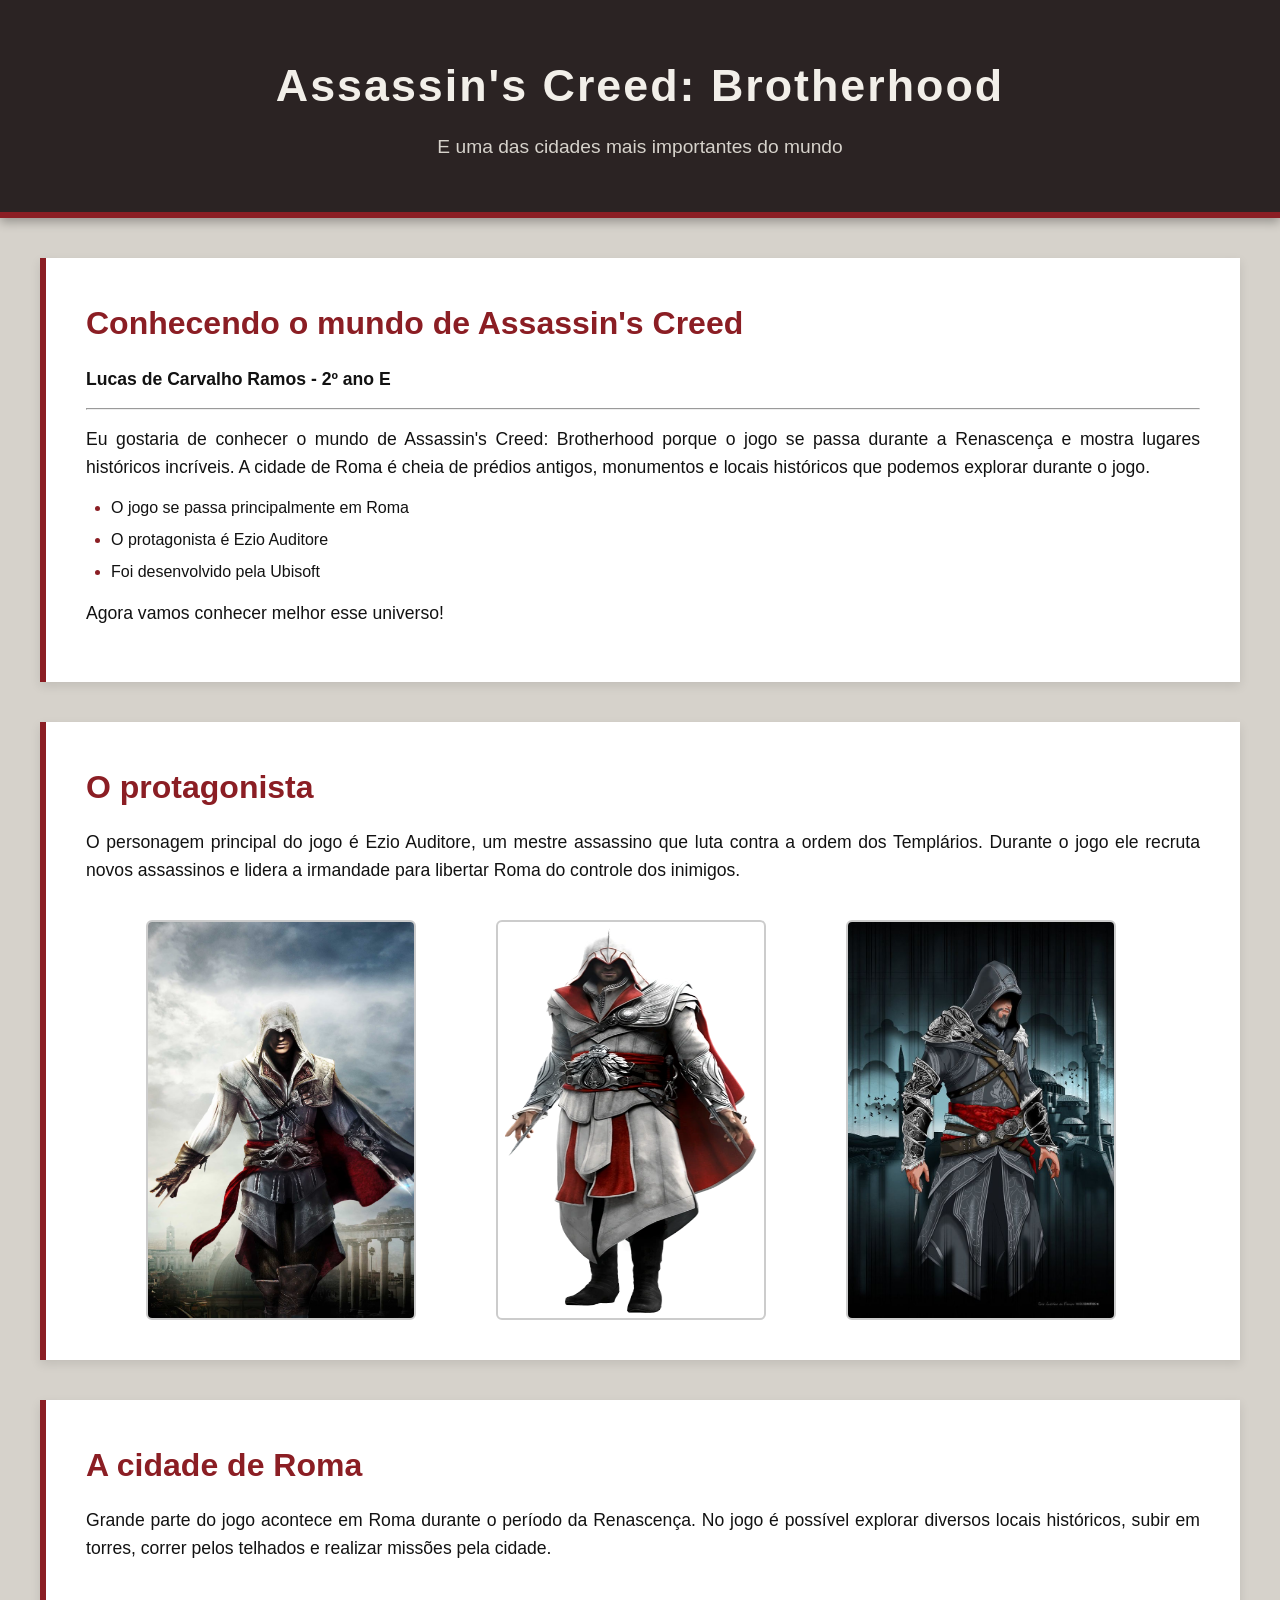
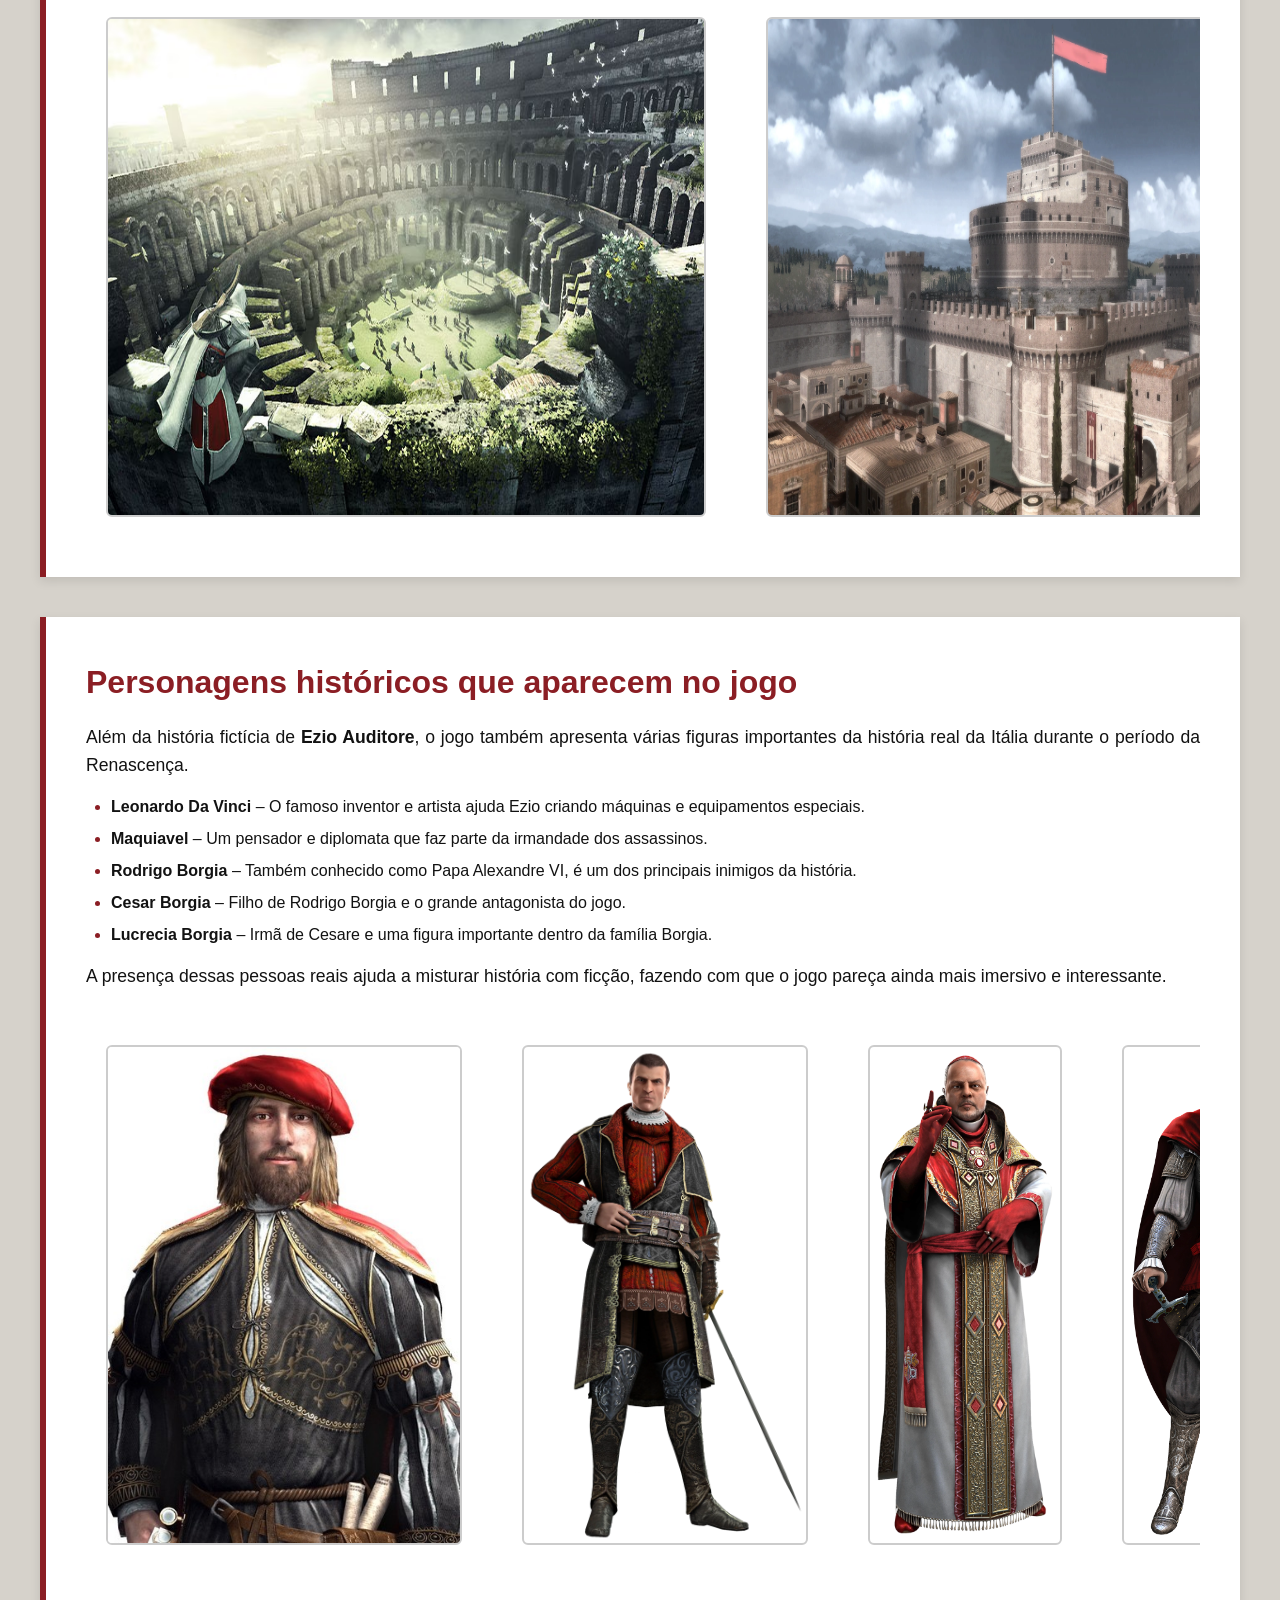
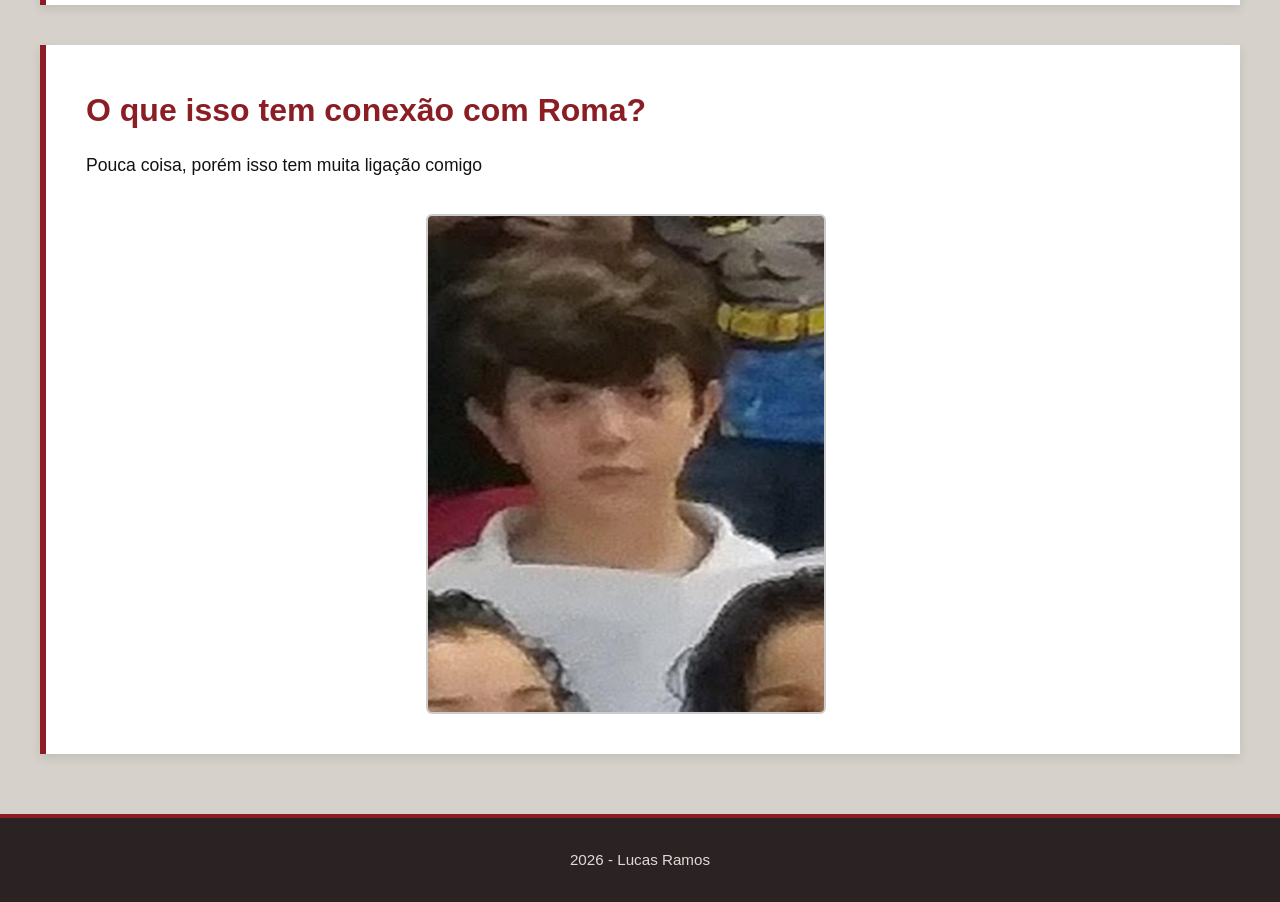
<file: pages/luccola.html>
<!DOCTYPE html>
<html lang="pt-br">
<head>
<meta name="author" content="seu-nome">
<meta charset="UTF-8">
<meta name="viewport" content="width=device-width, initial-scale=1.0">

<link rel="stylesheet" href="../assets/css/luccola.css">
<link rel="shortcut icon" href="../assets/icons/favicon.ico">

<title>Assassin's Creed Brotherhood</title>
</head>

<body>

<header>
<h1>Assassin's Creed: Brotherhood</h1>
<p>E uma das cidades mais importantes do mundo</p>
</header>

<article>

<h2>Conhecendo o mundo de Assassin's Creed</h2>
<p><strong>Lucas de Carvalho Ramos - 2º ano E</strong></p>

<hr>

<p>
Eu gostaria de conhecer o mundo de Assassin's Creed: Brotherhood porque o jogo
se passa durante a Renascença e mostra lugares históricos incríveis.
A cidade de Roma é cheia de prédios antigos, monumentos e locais históricos
que podemos explorar durante o jogo.
</p>

<ul>
<li>O jogo se passa principalmente em Roma</li>
<li>O protagonista é Ezio Auditore</li>
<li>Foi desenvolvido pela Ubisoft</li>
</ul>

<p>Agora vamos conhecer melhor esse universo!</p>

</article>

<article>

<h2>O protagonista</h2>

<p>
O personagem principal do jogo é Ezio Auditore, um mestre assassino
que luta contra a ordem dos Templários.
Durante o jogo ele recruta novos assassinos e lidera a irmandade
para libertar Roma do controle dos inimigos.
</p>

<section>

<img src="../assets/images/luccola/ezio_ac2.avif" alt="Ezio Auditore" class="imagens_ezio">

<img src="../assets/images/luccola/Ezio_AC_bro.webp" alt="Ezio Auditore" class="imagens_ezio">

<img src="../assets/images/luccola/ezio_revl.jpg" alt="Ezio Auditore" class="imagens_ezio">

</section>

</article>

<article>

<h2>A cidade de Roma</h2>

<p>
Grande parte do jogo acontece em Roma durante o período da Renascença.
No jogo é possível explorar diversos locais históricos, subir em torres,
correr pelos telhados e realizar missões pela cidade.
</p>

<section>

    <img src="../assets/images/luccola/Coliseu.avif" alt="Coliseu" class="imagens_roma">

    <img src="../assets/images/luccola/castelo_dangelo.webp" alt="Castelo_dangelo" class="imagens_roma">

    <img src="../assets/images/luccola/panteao.webp" alt="Panteão" class="imagens_roma">

</section>

</article>

<article>

    <h2>Personagens históricos que aparecem no jogo</h2>
    
    <p>
    Além da história fictícia de <strong>Ezio Auditore</strong>, o jogo também
    apresenta várias figuras importantes da história real da Itália durante
    o período da Renascença.
    </p>
    
    <ul>
    <li><strong>Leonardo Da Vinci</strong> – O famoso inventor e artista ajuda Ezio criando máquinas e equipamentos especiais.</li>
    
    <li><strong>Maquiavel</strong> – Um pensador e diplomata que faz parte da irmandade dos assassinos.</li>
    
    <li><strong>Rodrigo Borgia</strong> – Também conhecido como Papa Alexandre VI, é um dos principais inimigos da história.</li>
    
    <li><strong>Cesar Borgia</strong> – Filho de Rodrigo Borgia e o grande antagonista do jogo.</li>
    
    <li><strong>Lucrecia Borgia</strong> – Irmã de Cesare e uma figura importante dentro da família Borgia.</li>
    </ul>
    
    <p>
    A presença dessas pessoas reais ajuda a misturar história com ficção,
    fazendo com que o jogo pareça ainda mais imersivo e interessante.
    </p>
    
    <section>
    
    <img src="../assets/images/luccola/leonardo_da_vinci.jpg" alt="Leonardo da Vinci" class="imagens_personagens">
    
    <img src="../assets/images/luccola/Maquiavel.webp" alt="Niccolò Machiavelli" class="imagens_personagens">
    
    <img src="../assets/images/luccola/Rodrigo_Borgia.webp" alt="Rodrigo Borgia" class="imagens_personagens">

    <img src="../assets/images/luccola/cesar_borgia.webp" alt="Cesare Borgia" class="imagens_personagens">
    
    <img src="../assets/images/luccola/Lucrecia_borgia.webp" alt="Lucrezia Borgia" class="imagens_personagens">
    
    </section>
    
    </article>


<article>

<h2>O que isso tem conexão com Roma?</h2>

<p>
Pouca coisa, porém isso tem muita ligação comigo
</p>

<section>

<img src="../assets/images/luccola/eu.jpeg" id="eu">

</section>

</article>

<footer>
<p>2026 - Lucas Ramos</p>
</footer>

</body>
</html>
</file>
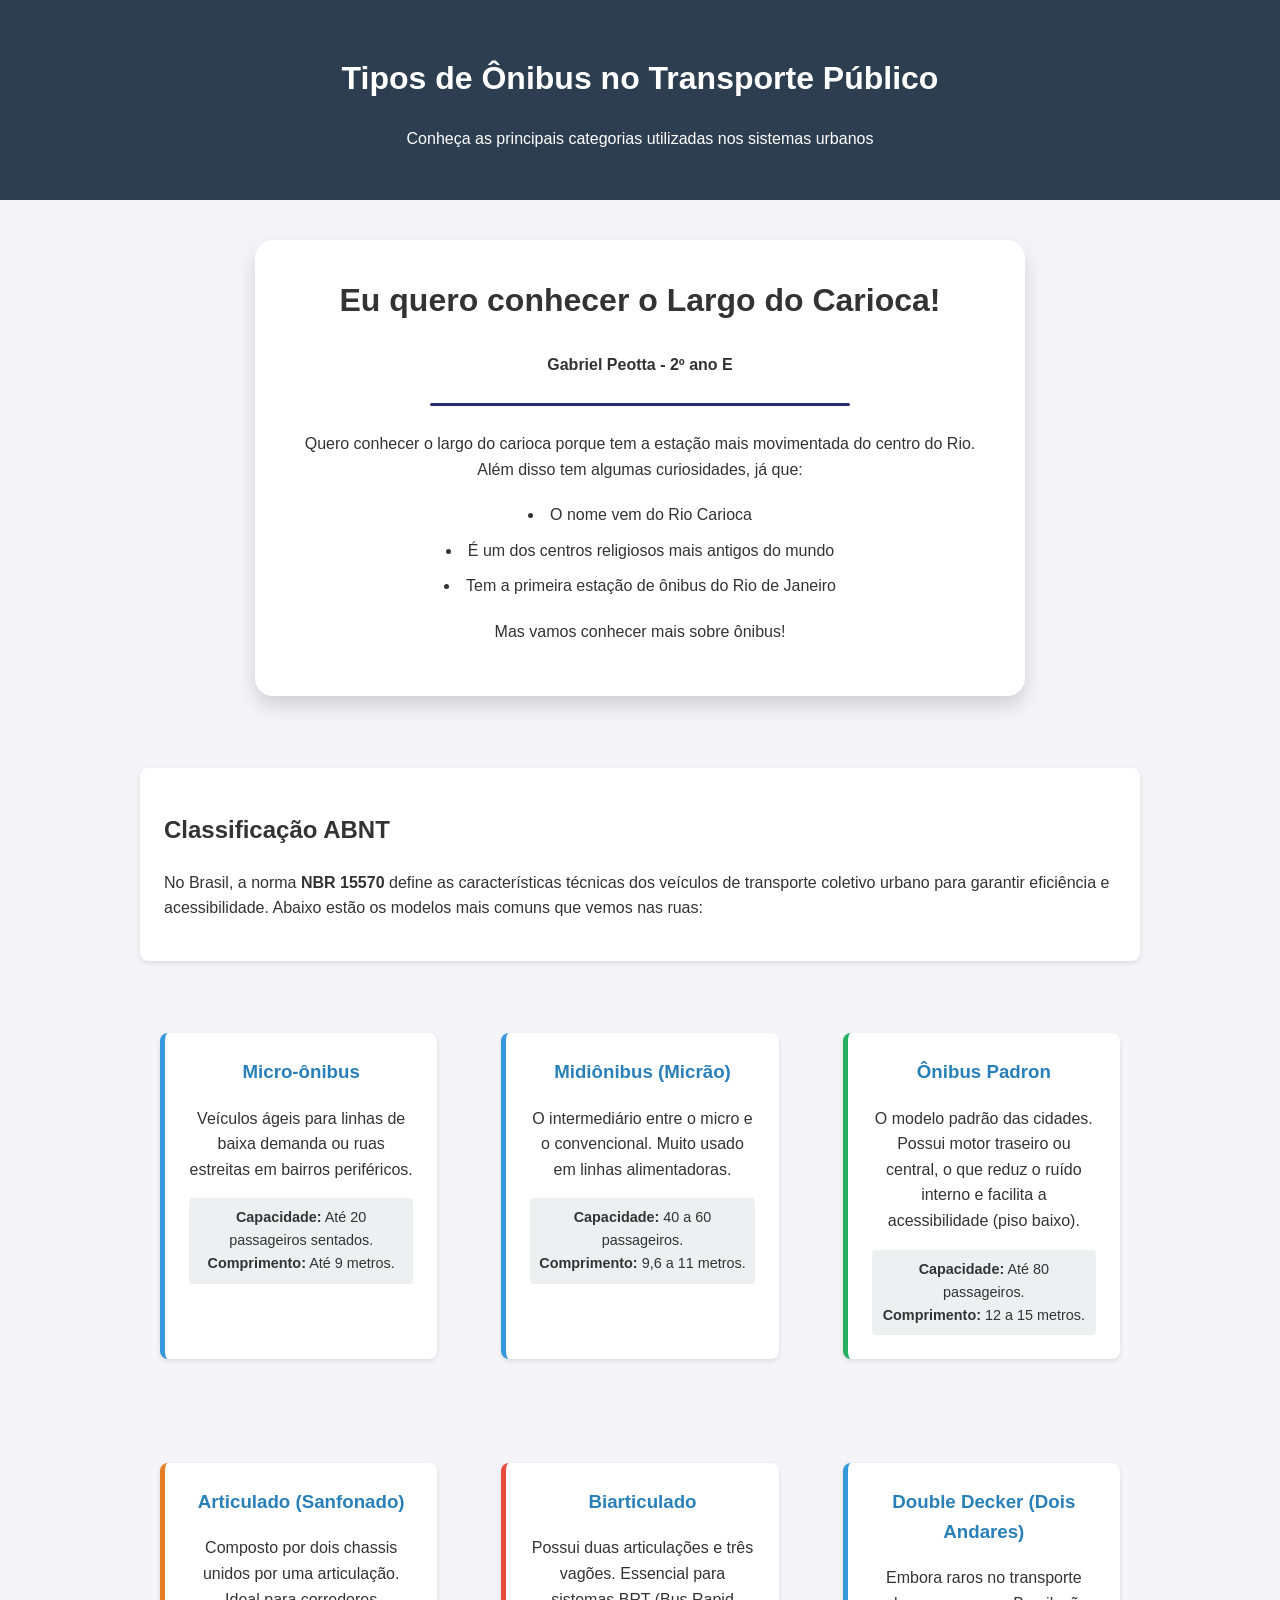
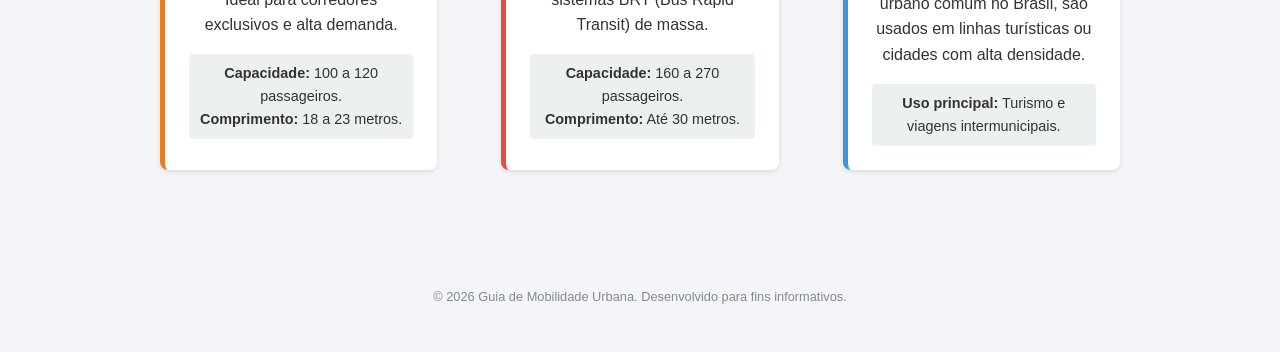
<file: pages/peota.html>
<!DOCTYPE html>
<html lang="pt-br">
<head>
    <meta charset="UTF-8">
    <meta name="viewport" content="width=device-width, initial-scale=1.0">
    <title>Guia de Ônibus Urbanos</title>
    <link rel="stylesheet" href="../assets/css/peota.css">
    <link rel="shortcut icon" href="../assets/icons/favicon.ico" type="image/x-icon">
</head>
<body>

<header>
    <h1>Tipos de Ônibus no Transporte Público</h1>
    <p>Conheça as principais categorias utilizadas nos sistemas urbanos</p>
</header>

    <div class="container-article">
        <article>
            <h2>Eu quero conhecer o Largo do Carioca!</h2>
            <p><strong>Gabriel Peotta - 2º ano E</strong></p>
            <hr>
            <p>Quero conhecer o largo do carioca porque tem a estação mais movimentada do centro do Rio. Além disso tem algumas curiosidades, já que:</p>
            <ul>
                <li>O nome vem do Rio Carioca</li>
                <li>É um dos centros religiosos mais antigos do mundo</li>
                <li>Tem a primeira estação de ônibus do Rio de Janeiro</li>
            </ul>
            <p>Mas vamos conhecer mais sobre ônibus!</p>
        </article>
    </div>

<div class="container">
    <section class="intro">
        <h2>Classificação ABNT</h2>
        <p>No Brasil, a norma <strong>NBR 15570</strong> define as características técnicas dos veículos de transporte coletivo urbano para garantir eficiência e acessibilidade. Abaixo estão os modelos mais comuns que vemos nas ruas:</p>
    </section>

    <div class="bus-grid">
        <article class="bus-card">
            <h3>Micro-ônibus</h3>
            <p>Veículos ágeis para linhas de baixa demanda ou ruas estreitas em bairros periféricos.</p>
            <div class="stats">
                <strong>Capacidade:</strong> Até 20 passageiros sentados.<br>
                <strong>Comprimento:</strong> Até 9 metros.
            </div>
        </article>

        <article class="bus-card">
            <h3>Midiônibus (Micrão)</h3>
            <p>O intermediário entre o micro e o convencional. Muito usado em linhas alimentadoras.</p>
            <div class="stats">
                <strong>Capacidade:</strong> 40 a 60 passageiros.<br>
                <strong>Comprimento:</strong> 9,6 a 11 metros.
            </div>
        </article>

        <article class="bus-card" style="border-left-color: #27ae60;">
            <h3>Ônibus Padron</h3>
            <p>O modelo padrão das cidades. Possui motor traseiro ou central, o que reduz o ruído interno e facilita a acessibilidade (piso baixo).</p>
            <div class="stats">
                <strong>Capacidade:</strong> Até 80 passageiros.<br>
                <strong>Comprimento:</strong> 12 a 15 metros.
            </div>
        </article>

        <article class="bus-card" style="border-left-color: #e67e22;">
            <h3>Articulado (Sanfonado)</h3>
            <p>Composto por dois chassis unidos por uma articulação. Ideal para corredores exclusivos e alta demanda.</p>
            <div class="stats">
                <strong>Capacidade:</strong> 100 a 120 passageiros.<br>
                <strong>Comprimento:</strong> 18 a 23 metros.
            </div>
        </article>

        <article class="bus-card" style="border-left-color: #e74c3c;">
            <h3>Biarticulado</h3>
            <p>Possui duas articulações e três vagões. Essencial para sistemas BRT (Bus Rapid Transit) de massa.</p>
            <div class="stats">
                <strong>Capacidade:</strong> 160 a 270 passageiros.<br>
                <strong>Comprimento:</strong> Até 30 metros.
            </div>
        </article>

        <article class="bus-card">
            <h3>Double Decker (Dois Andares)</h3>
            <p>Embora raros no transporte urbano comum no Brasil, são usados em linhas turísticas ou cidades com alta densidade.</p>
            <div class="stats">
                <strong>Uso principal:</strong> Turismo e viagens intermunicipais.
            </div>
        </article>
    </div>
</div>

<footer>
    <p>&copy; 2026 Guia de Mobilidade Urbana. Desenvolvido para fins informativos.</p>
</footer>

</body>
</html>
</file>
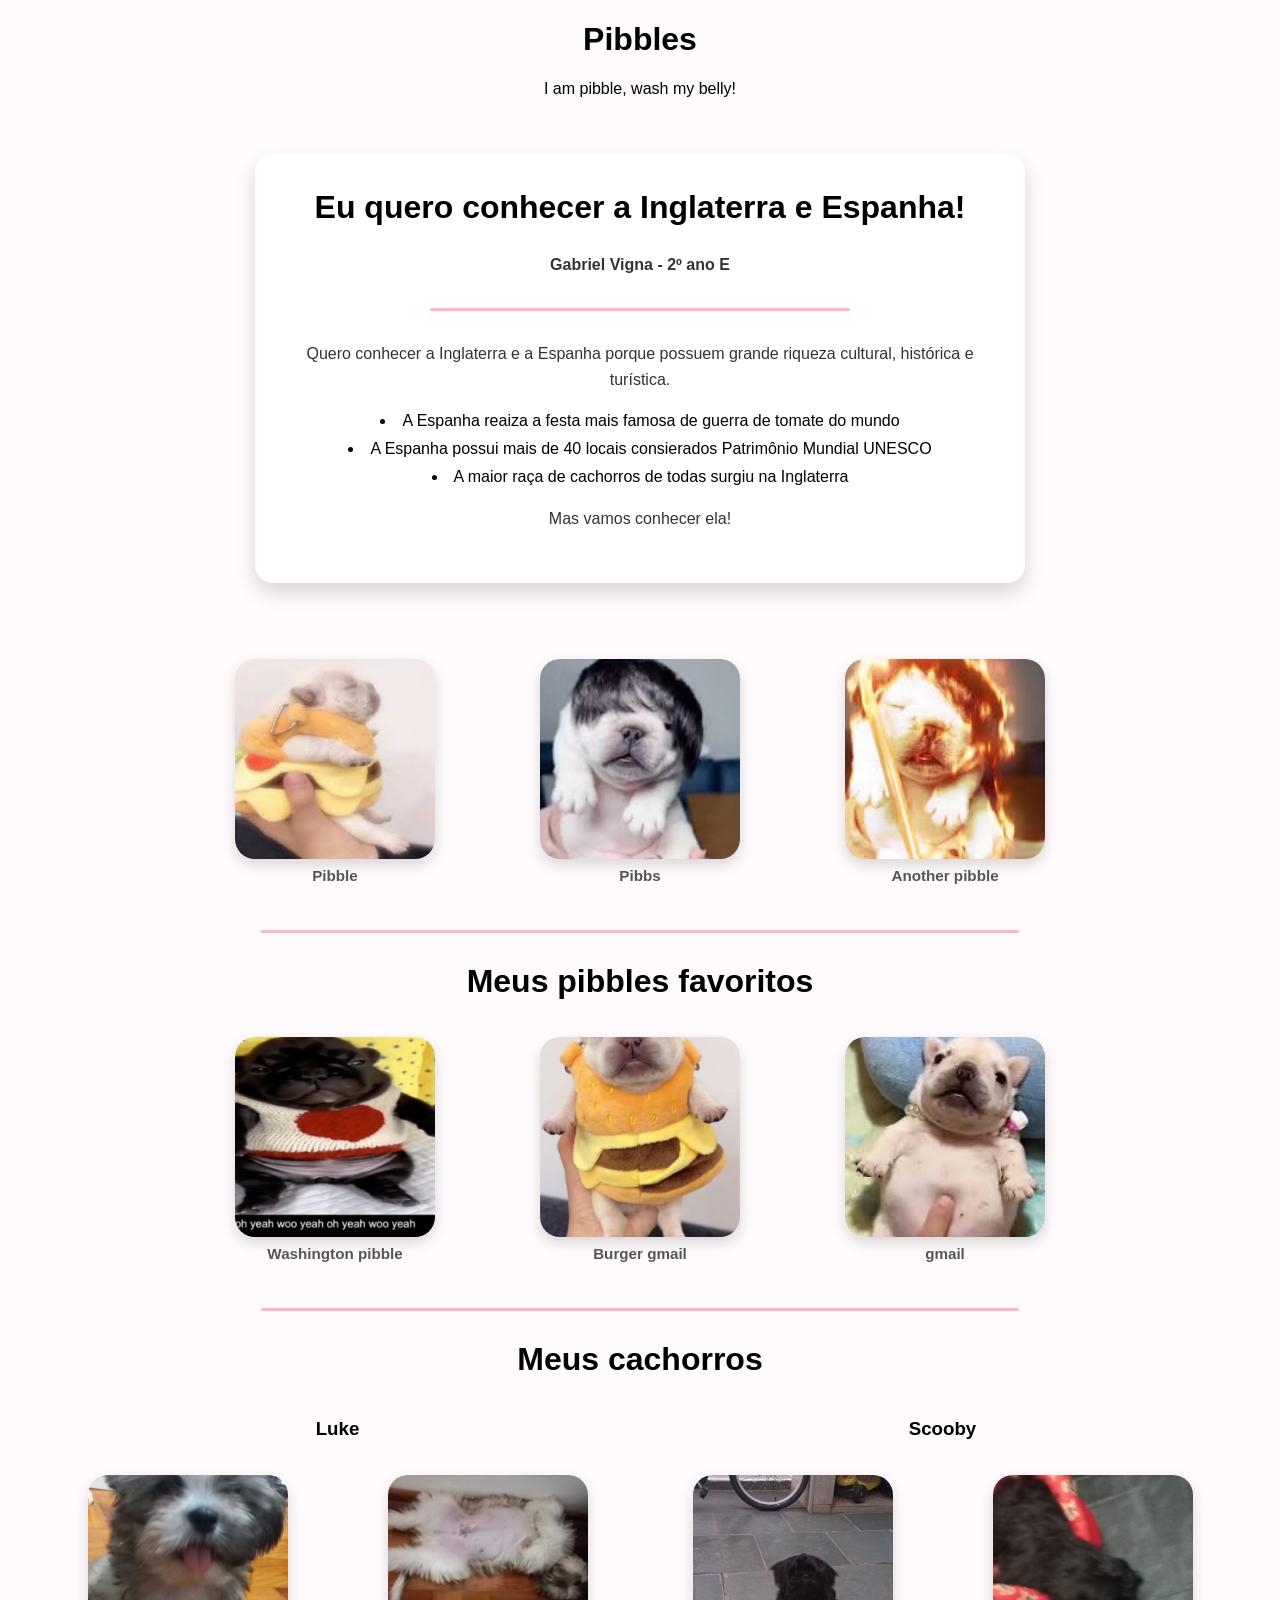
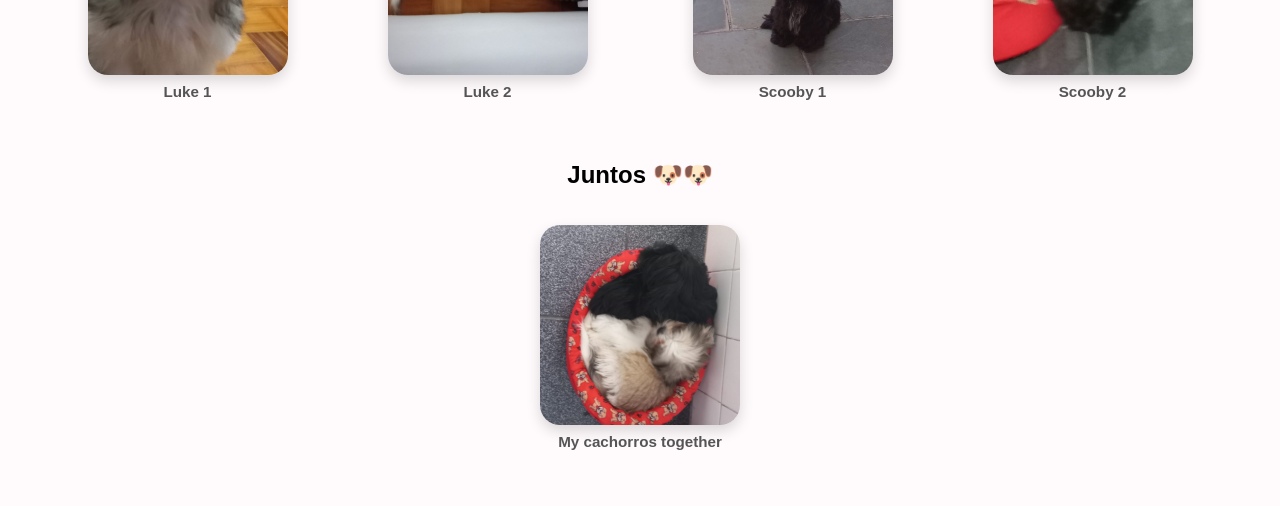
<file: pages/pibb.html>
<!DOCTYPE html>
<html lang="en">
<head>
    <meta charset="UTF-8">
    <meta name="viewport" content="width=device-width, initial-scale=1.0">
    <link rel="stylesheet" href="../assets/css/pibb.css">
    <link rel="shortcut icon" href="../assets/icons/favicon.ico" type="image/x-icon">
    <title>Pibbles</title>   
</head>
<body>

    <header>
        <h1>Pibbles</h1>
        <p>I am pibble, wash my belly!</p>
    </header>
    
    <div class="container">
        <article>
            <h2>Eu quero conhecer a Inglaterra e Espanha!</h2>
            <p><strong>Gabriel Vigna - 2º ano E</strong></p>
            <hr>
            <p>Quero conhecer a Inglaterra e a Espanha porque possuem grande riqueza cultural, histórica e turística.</p>
            <ul>
                <li>A Espanha reaiza a festa mais famosa de guerra de tomate do mundo</li>
                <li>A Espanha possui mais de 40 locais consierados Patrimônio Mundial UNESCO</li>
                <li>A maior raça de cachorros de todas surgiu na Inglaterra</li>
            </ul>
            <p>Mas vamos conhecer ela!</p>
        </article>
    </div>

    <div class="top-pibbles">
        <figure class="dog-card">
            <img src="../assets/images/pibbimgs/pibble.jpg" alt="Pibble">
            <figcaption>Pibble</figcaption>
        </figure>

        <figure class="dog-card">
            <img src="../assets/images/pibbimgs/pibble2jpg.jpg" alt="Pibbs">
            <figcaption>Pibbs</figcaption>
        </figure>

        <figure class="dog-card">
            <img src="../assets/images/pibbimgs/pibble3.jpg" alt="Another pibble">
            <figcaption>Another pibble</figcaption>
        </figure>
    </div>

    <hr>

    <h1>Meus pibbles favoritos</h1>

    <div class="favorites">
        <figure class="dog-card">
            <img src="../assets/images/pibbimgs/washington.png" alt="Washington pibble">
            <figcaption>Washington pibble</figcaption>
        </figure>

        <figure class="dog-card">
            <img src="../assets/images/pibbimgs/burger.jpg" alt="Burger gmail">
            <figcaption>Burger gmail</figcaption>
        </figure>

        <figure class="dog-card">
            <img src="../assets/images/pibbimgs/gmail.jpg" alt="gmail">
            <figcaption>gmail</figcaption>
        </figure>
    </div>

<hr>

<h1>Meus cachorros</h1>

<div class="dawgs">

    <div class="dawg-group">
        <h3>Luke</h3>
        <div class="dawg-photos">
            <figure class="dog-card">
                <img src="../assets/images/pibbimgs/luke1.jpeg" alt="Dawg one photo 1">
                <figcaption>Luke 1</figcaption>
            </figure>

            <figure class="dog-card">
                <img src="../assets/images/pibbimgs/luke2.jpeg" alt="Dawg one photo 2">
                <figcaption>Luke 2</figcaption>
            </figure>
        </div>
    </div>

    <div class="dawg-group">
        <h3>Scooby</h3>
        <div class="dawg-photos">
            <figure class="dog-card">
                <img src="../assets/images/pibbimgs/scooby1.jpeg" alt="Dawg two photo 1">
                <figcaption>Scooby 1</figcaption>
            </figure>

            <figure class="dog-card">
                <img src="../assets/images/pibbimgs/scooby2.jpeg" alt="Dawg two photo 2">
                <figcaption>Scooby 2</figcaption>
            </figure>
        </div>
    </div>

</div>

<h2>Juntos 🐶🐶</h2>

<div class="together">
    <figure class="dog-card">
        <img src="../assets/images/pibbimgs/2.jpeg" alt="My dawgs together">
        <figcaption>My cachorros together</figcaption>
    </figure>
</div>

</body>
</html>
</file>
<file: assets/css/style.css>
@font-face {
    font-family: 'Kamryn';
    src: url("../fonts/Kamryn.otf") format("opentype");
}

#rolling-header{
    font-family: 'Kamryn', serif;
    letter-spacing: -5px;
    font-size: 6pc;
    color: red;
}

@font-face {
    font-family: 'Kamryn';
    src: url("../fonts/Kamryn.otf") format("opentype");
}

/* Reset básico */
*{
    margin:0;
    padding:0;
    box-sizing:border-box;
}

/* Corpo da página */
body{
    font-family: Arial, Helvetica, sans-serif;
    background: linear-gradient(135deg, #0f172a, #1e293b);
    color: #f1f5f9;
    min-height:100vh;
    display:flex;
    flex-direction:column;
}

/* Header */
header{
    text-align:center;
    padding:40px 20px;
}

header h2{
    font-size:20px;
    margin-bottom:10px;
    color:#cbd5f5;
}

header p{
    font-size:14px;
    color:#94a3b8;
}

/* Título principal */
#rolling-header{
    font-family: 'Kamryn', serif;
    letter-spacing:-5px;
    font-size:6pc;
    color:#ef4444;
    margin-top:10px;
}

/* Conteúdo principal */
main{
    width:90%;
    max-width:900px;
    margin:40px auto;
    display:flex;
    flex-direction:column;
    gap:25px;
}

/* Seções */
section{
    background:#1e293b;
    padding:25px;
    border-radius:12px;
    box-shadow:0 8px 20px rgba(0,0,0,0.35);
}

section h2{
    margin-bottom:15px;
    color:#38bdf8;
}

section p{
    line-height:1.6;
    margin-bottom:8px;
}

/* Lista de curiosidades */
ul{
    margin-left:20px;
}

li{
    margin-bottom:6px;
}

/* Links para páginas */
a{
    display:inline-block;
    margin-top:10px;
    padding:10px 18px;
    background:#ef4444;
    color:white;
    text-decoration:none;
    border-radius:8px;
    font-weight:bold;
    transition:0.25s;
}

a:hover{
    background:#dc2626;
    transform:translateY(-2px);
}

/* Footer */
footer{
    text-align:center;
    padding:20px;
    margin-top:auto;
    background:#020617;
    color:#94a3b8;
    font-size:14px;
}
</file>
<file: assets/css/davi.css>
:root {
    --amarelo: #f9e75c;
    --laranja: #ff8c42;
    --vermelho: #e84855;
    --roxo: #9b5de5;
    --azul: #5dade2;
    --verde: #2ecc71;
    --rosa: #ff77a9;
    --rosa-escuro: #c44569;
    --ciano: #1abc9c;
    --roxo-escuro: #6c3483;
    --laranja-escuro: #e67e22;
    --verde-claro: #b4dd1e;
    --amarelo-escuro: #f1c40f;
    --preto: #0a0a0a;
    --branco: #fef9e7;
}

* {
    margin: 0;
    padding: 0;
    box-sizing: border-box;
}

body {
    font-family: Helvetica, Arial, sans-serif;
    background: linear-gradient(45deg, 
        var(--azul), 
        var(--rosa), 
        var(--laranja), 
        var(--verde));
    background-size: 400% 400%;
    animation: psicodeliaFundo 12s ease infinite;
    color: var(--preto);
    line-height: 1.6;
    padding: 20px;
    min-height: 100vh;
    display: flex;
    flex-direction: column;
}

@keyframes psicodeliaFundo {
    0% { background-position: 0% 0%; }
    25% { background-position: 100% 0%; }
    50% { background-position: 100% 100%; }
    75% { background-position: 0% 100%; }
    100% { background-position: 0% 0%; }
}

header {
    background-color: var(--amarelo-escuro);
    border: 8px double var(--roxo-escuro);
    border-radius: 60px 20px 60px 20px;
    padding: 30px 20px;
    margin-bottom: 40px;
    text-align: center;
    box-shadow: 15px 15px 0 var(--vermelho),
                -10px -10px 0 var(--ciano),
                0 0 30px var(--amarelo);
    transform: rotate(-1deg);
    transition: all 0.3s;
}

header:hover {
    transform: rotate(1deg) scale(1.02);
    box-shadow: 20px 20px 0 var(--laranja-escuro),
                -15px -15px 0 var(--rosa-escuro);
}

header h1 {
    font-size: 3rem;
    font-weight: 900;
    color: var(--preto);
    text-shadow: 4px 4px 0 var(--rosa),
                8px 8px 0 var(--amarelo),
                12px 12px 0 var(--azul);
    letter-spacing: 2px;
    word-break: break-word;
    animation: tituloPisca 2s infinite;
}

@keyframes tituloPisca {
    0% { text-shadow: 4px 4px 0 var(--rosa), 8px 8px 0 var(--amarelo), 12px 12px 0 var(--azul); }
    33% { text-shadow: 4px -4px 0 var(--verde), 8px -8px 0 var(--laranja), 12px -12px 0 var(--roxo); }
    66% { text-shadow: -4px 4px 0 var(--ciano), -8px 8px 0 var(--vermelho), -12px 12px 0 var(--verde-claro); }
    100% { text-shadow: 4px 4px 0 var(--rosa), 8px 8px 0 var(--amarelo), 12px 12px 0 var(--azul); }
}

header p {
    font-size: 1.3rem;
    color: var(--roxo-escuro);
    background: var(--branco);
    display: inline-block;
    padding: 10px 20px;
    border-radius: 50px;
    margin-top: 20px;
    border: 3px dotted var(--vermelho);
}

article {
    background-color: var(--branco);
    border-left: 15px solid;
    border-right: 15px solid;
    border-image: repeating-linear-gradient(45deg, 
        var(--amarelo), 
        var(--laranja), 
        var(--vermelho), 
        var(--roxo), 
        var(--azul), 
        var(--verde), 
        var(--rosa)) 30;
    border-radius: 80px 0 80px 0;
    padding: 30px;
    margin: 40px auto;
    box-shadow: 20px 20px 0 var(--rosa-escuro),
                -15px -15px 0 var(--ciano);
    transition: transform 0.3s, box-shadow 0.3s;
    max-width: 900px;
    width: 90%;
}
article h2 {
    font-size: 2.5rem;
    margin-bottom: 20px;
    color: var(--preto);
    background: var(--amarelo-escuro);
    display: inline-block;
    padding: 10px 30px;
    border-radius: 100px 30px 100px 30px;
    border: 4px dashed var(--roxo-escuro);
    text-shadow: 2px 2px 0 var(--verde);
    transform: rotate(-2deg);
    box-shadow: 8px 8px 0 var(--rosa);
}

article p, article ul {
    font-size: 1.3rem;
    color: var(--preto);
    margin: 20px 0;
    padding: 15px;
    background: rgba(255, 255, 255, 0.6);
    border-radius: 30px 5px 30px 5px;
    border-left: 8px solid var(--laranja);
    border-bottom: 8px solid var(--azul);
    text-align: justify;
    backdrop-filter: blur(2px);
}

ul li{
    padding-left: 10px;
    list-style-position: inside;
}

article p:last-of-type {
    margin-bottom: 0;
}

p::selection {
    background: var(--rosa-escuro);
    color: var(--preto);
}

footer {
    background: var(--roxo-escuro);
    color: var(--branco);
    text-align: center;
    padding: 25px;
    margin-top: 50px;
    border-radius: 200px 200px 0 0;
    border: 8px groove var(--amarelo-escuro);
    font-size: 1.4rem;
    font-weight: bold;
    text-transform: uppercase;
    letter-spacing: 4px;
    word-spacing: 8px;
    animation: rodapePulse 3s infinite;
}

@keyframes rodapePulse {
    0% { background-color: var(--roxo-escuro); }
    25% { background-color: var(--vermelho); }
    50% { background-color: var(--azul); }
    75% { background-color: var(--verde); }
    100% { background-color: var(--roxo-escuro); }
}

footer p {
    margin: 0;
    text-shadow: 2px 2px 0 var(--laranja), 4px 4px 0 var(--preto);
}

a {
    color: var(--amarelo);
    background: var(--preto);
    padding: 2px 6px;
    text-decoration: wavy underline var(--laranja);
    font-weight: bold;
    border-radius: 10px 0 10px 0;
}

a:hover {
    background: var(--laranja-escuro);
    color: var(--preto);
    text-decoration: none;
    border-radius: 0 10px 0 10px;
}

section{
    display: flex;
    gap: 20px;
    overflow-x: auto;
    padding: 20px 10px;
    margin-top: 20px;

    scroll-snap-type: x mandatory;
}

section img{
    height: 220px;
    flex-shrink: 0;
    border-radius: 20px;
    border: 5px solid var(--preto);

    scroll-snap-align: center;

    transition: transform .25s;
}

section img:hover{
    transform: scale(1.05);
}

section::-webkit-scrollbar{
    height: 10px;
}

section::-webkit-scrollbar-track{
    background: var(--branco);
}

section::-webkit-scrollbar-thumb{
    background: var(--roxo);
    border-radius: 10px;
}
</file>
<file: assets/css/lucas.css>
body {
            font-family: Arial, sans-serif;
            background-color: #1c1c1c;
            color: #f5f5f5;
            margin: 0;
            padding: 0;
        }

header {
            background-color: #4b2c20;
            text-align: center;
            padding: 20px;
        }

header h1 {
            margin: 0;
            font-size: 2.5em;
        }

nav {
            background-color: #2e1a13;
            padding: 10px;
            text-align: center;
        }

nav a {
            color: #f5f5f5;
            text-decoration: none;
            margin: 0 15px;
            font-weight: bold;
        }

nav a:hover {
            color: #ffcc00;
        }

main {
            padding: 20px;
        }

section {
            margin-bottom: 40px;
        }

h2 {
            color: #ffcc00;
        }

.galeria {
            display: flex;
            flex-wrap: wrap;
            gap: 15px;
        }

.galeria img {
            width: 300px;
            height: 200px;
            object-fit: cover;
            border: 3px solid #ffcc00;
            border-radius: 8px;
        }

footer {
            background-color: #4b2c20;
            text-align: center;
            padding: 15px;
            margin-top: 20px;
        }
</file>
<file: assets/css/luccola.css>
:root{
    --branco: #f2efe9;
    --cinza: #d6d2cb;
    --vermelho: #8b1e24;
    --vermelho-escuro: #5a1317;
    --couro: #2b2323;
    --preto: #121212;
}

*{
    margin:0;
    padding:0;
    box-sizing:border-box;
}

body{
    font-family: Helvetica, Arial, sans-serif;
    background:var(--cinza);
    color:var(--preto);
    line-height:1.6;
    margin:0;
}

/* HEADER */

header{
    background:var(--couro);
    color:var(--branco);
    padding:50px 20px;
    text-align:center;
    border-bottom:6px solid var(--vermelho);
    box-shadow:0 4px 10px rgba(0,0,0,0.3);
}

header h1{
    font-size:2.8rem;
    margin-bottom:10px;
    letter-spacing:2px;
}

header p{
    font-size:1.2rem;
    color:#d6d2cb;
}

/* CONTAINER / ARTICLES */

article{
    background:white;
    padding:40px;
    margin:40px auto;
    max-width:1200px;
    border-left:6px solid var(--vermelho);
    box-shadow:0 4px 10px rgba(0,0,0,0.1);
}

article h2{
    font-size:2rem;
    margin-bottom:15px;
    color:var(--vermelho);
}

/* TEXTO */

article p{
    font-size:1.1rem;
    margin:15px 0;
    text-align:justify;
}

/* LISTAS */

article ul{
    margin:15px 0 15px 25px;
}

article li{
    margin-bottom:8px;
    line-height:1.5;
}

article li::marker{
    color:var(--vermelho);
    font-weight:bold;
}

/* GALERIA DE IMAGENS */

section{
    display:flex;
    gap:20px;
    overflow-x:auto;
    padding-top:20px;
}

section img{
    height:220px;
    border-radius:6px;
    border:2px solid #ccc;
    transition:transform .2s;
}

section img:hover{
    transform:scale(1.05);
}

/* FOOTER */

footer{
    text-align:center;
    padding:30px 20px;
    margin-top:60px;
    background:var(--couro);
    color:var(--branco);
    border-top:4px solid var(--vermelho);
    font-size:0.95rem;
}

footer p{
    opacity:0.9;
}

/* Imagens Ezio */

.imagens_ezio{
    margin-left:60px;
    width:270px;
    height:400px;
}

/* Imagens Roma */

.imagens_roma{
    margin:20px;
    width:600px;
    height:500px;
}

/* Imagens Personagens */

.imagens_personagens{
    margin:20px;
    width:600px;
    height:500px;
}

#eu{
    margin-left:340px;
    width:400px;
    height:500px;
}

/* SCROLLBAR PERSONALIZADA */

::-webkit-scrollbar{
    width:10px;
    height:10px;
}

::-webkit-scrollbar-track{
    background:var(--cinza);
}

::-webkit-scrollbar-thumb{
    background:var(--vermelho);
    border-radius:10px;
}

::-webkit-scrollbar-thumb:hover{
    background:var(--vermelho-escuro);
}

/* Scroll suave */

html{
    scroll-behavior:smooth;
}
</file>
<file: assets/css/peota.css>
body {
    font-family: 'Segoe UI', Tahoma, Geneva, Verdana, sans-serif;
    line-height: 1.6;
    margin: 0;
    padding: 0;
    background-color: #f4f4f9;
    color: #333;
}
header {
    background-color: #2c3e50;
    color: #fff;
    padding: 2rem 1rem;
    text-align: center;
}
.container {
    max-width: 1000px;
    margin: 2rem auto;
    padding: 0 1rem;
}
.intro {
    background: #fff;
    padding: 1.5rem;
    border-radius: 8px;
    box-shadow: 0 2px 5px rgba(0,0,0,0.1);
    margin-bottom: 2rem;
}
.bus-grid {
    display: grid;
    grid-template-columns: repeat(auto-fit, minmax(300px, 1fr));
    gap: 1.5rem;
}
.bus-card {
    background: #fff;
    padding: 1.5rem;
    border-radius: 8px;
    border-left: 5px solid #3498db;
    box-shadow: 0 2px 5px rgba(0,0,0,0.1);
    transition: transform 0.3s ease;
}
.bus-card:hover {
    transform: translateY(-5px);
}
.bus-card h3 {
    margin-top: 0;
    color: #2980b9;
}
.stats {
    font-size: 0.9rem;
    background: #ecf0f1;
    padding: 0.5rem;
    border-radius: 4px;
    margin-top: 10px;
}
footer {
    text-align: center;
    padding: 2rem;
    font-size: 0.8rem;
    color: #7f8c8d;
}

.container-article{
    display: flex;
    justify-content: center;
    margin: 0;
}

article{
    max-width: 700px;
    background: #fff;
    padding: 35px;
    margin: 40px 20px;
    border-radius: 18px;
    box-shadow: 0 10px 20px rgba(0, 0, 0, 0.15);
    text-align: center;
}

article h2 {
    margin-top: 0;
    font-size: 2rem;
}

hr{
    border: none;
    height: 3px;
    background-color: #272a76;
    border-radius: 10px;
    width: 60%;
    margin: 25px auto;
}

article p{
    line-height: 1.6;
    color: #333;
}

article ul{
    list-style-position: inside;
    padding: 0;
    margin: 20px 0;
}

article li{
    margin: 10px 0;
    font-weight: 500;
}
</file>
<file: assets/css/pibb.css>
body {
    font-family: 'Nunito', 'Quicksand', 'Comfortaa', sans-serif;
    text-align: center;
    background-color: #fffafc;
}

.container{
    display: flex;
    justify-content: center;
    margin: 0;
}

article{
    max-width: 700px;
    background: #fff;
    padding: 35px;
    margin: 40px 20px;
    border-radius: 18px;
    box-shadow: 0 10px 20px rgba(0, 0, 0, 0.15);
    text-align: center;
}

article h2 {
    margin-top: 0;
    font-size: 2rem;
}

hr{
    border: none;
    height: 3px;
    background-color: #ffb6c1;
    border-radius: 10px;
    width: 60%;
    margin: 25px auto;
}

article p{
    line-height: 1.6;
    color: #333;
}

article ul{
    list-style-position: inside;
    padding: 0;
    margin: 20px 0;
}

article li{
    margin: 10px 0;
    font-weight: 500;
}

.top-pibbles,
.favorites,
.dawgs {
    display: flex;
    justify-content: center;
    gap: 25px;
    flex-wrap: wrap;
    margin: 20px 0;
}

.dog-card {
    display: flex;
    flex-direction: column;
    align-items: center;
}


.dog-card figcaption {
    margin-top: 8px;
    font-size: 0.95rem;
    color: #555;
    font-weight: 600;
}
/* groups */
.dawg-group {
    margin-bottom: 25px;
}

/* photos inside each dog */
.dawg-photos {
    display: flex;
    justify-content: center;
    gap: 20px;
    flex-wrap: wrap;
}

/* together section */
.together {
    display: flex;
    justify-content: center;
    margin: 20px 0 40px;
}

/* keep all images SAME SIZE */
.dog-card img {
    width: 200px;
    height: 200px;
    object-fit: cover;
    border-radius: 20px;
    box-shadow: 0 6px 14px rgba(0, 0, 0, 0.15);
    transition: transform 0.25s ease, box-shadow 0.25s ease;
}

.dog-card img:hover {
    transform: scale(1.07);
    box-shadow: 0 10px 22px rgba(0, 0, 0, 0.22);
}

hr {
    border: none;
    height: 3px;
    background-color: #ffb6c1;
    border-radius: 10px;
    width: 60%;
    margin: 30px auto;
}
</file>
